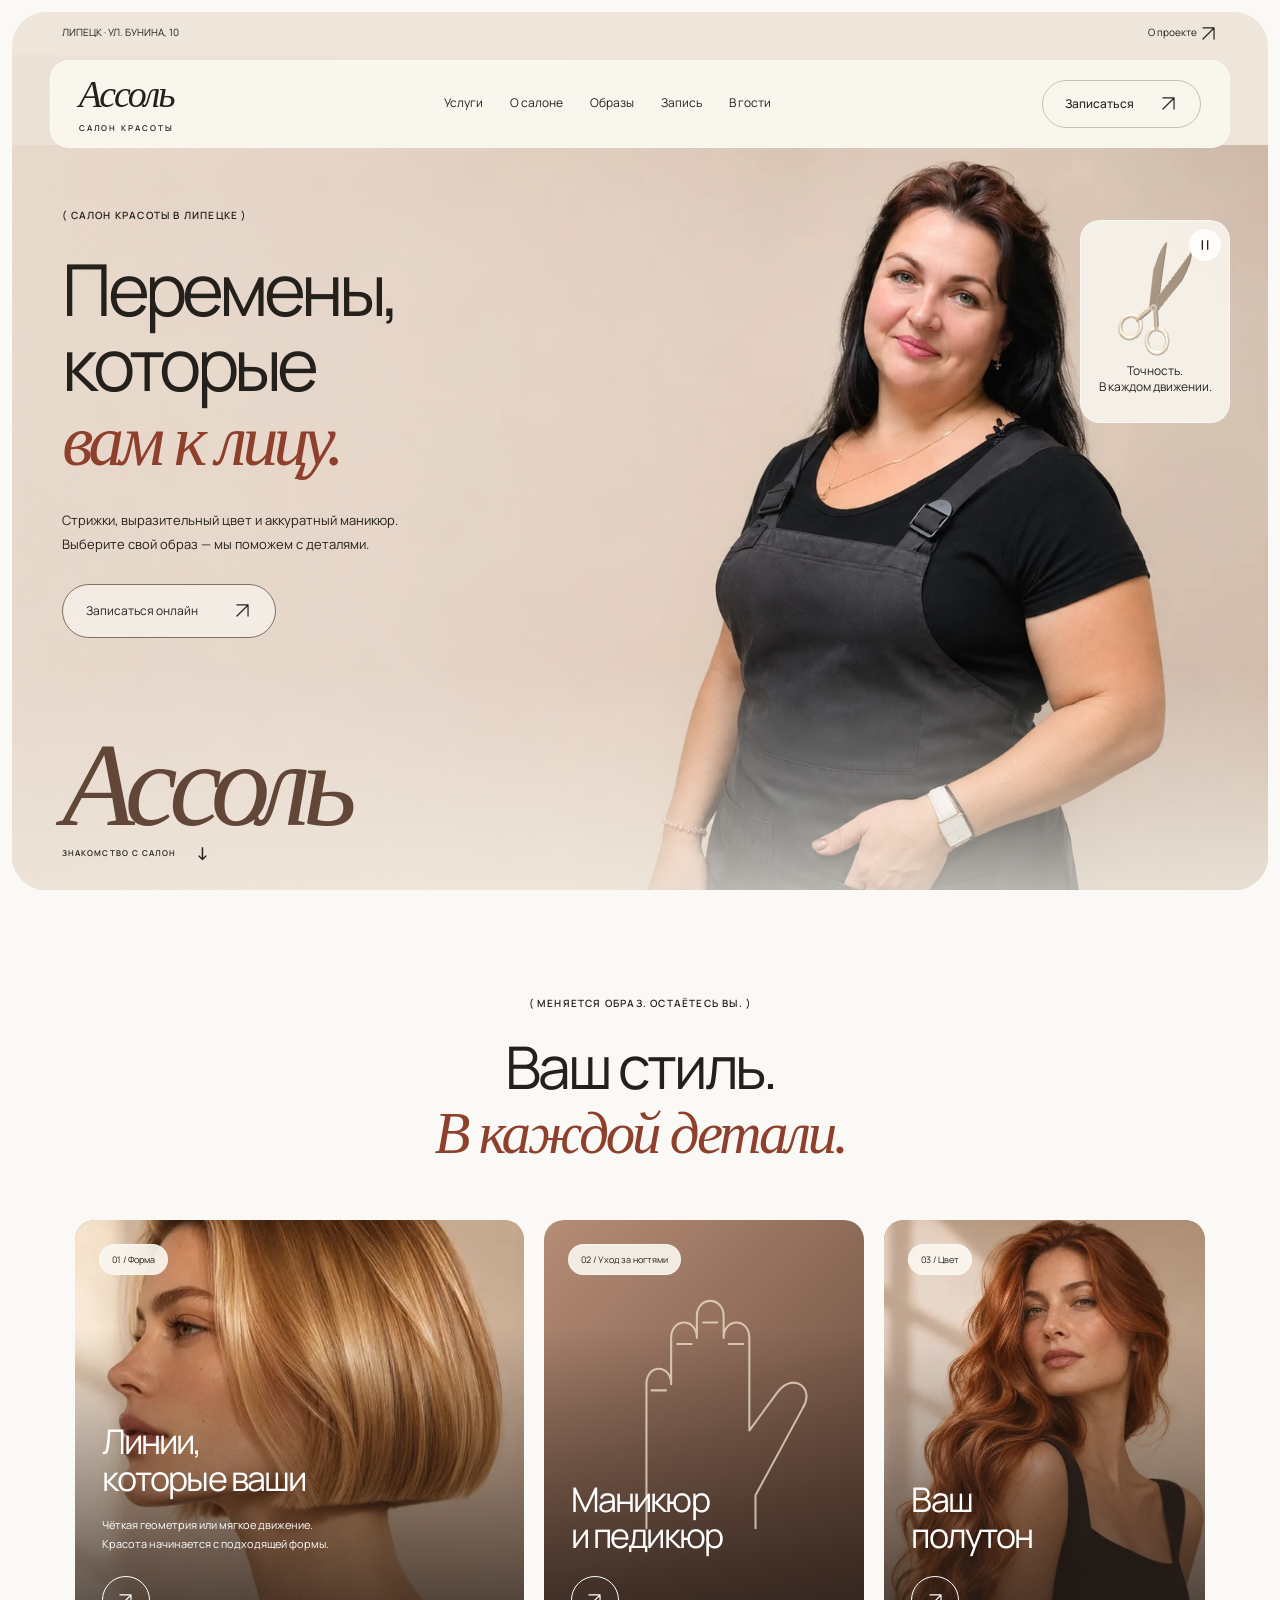
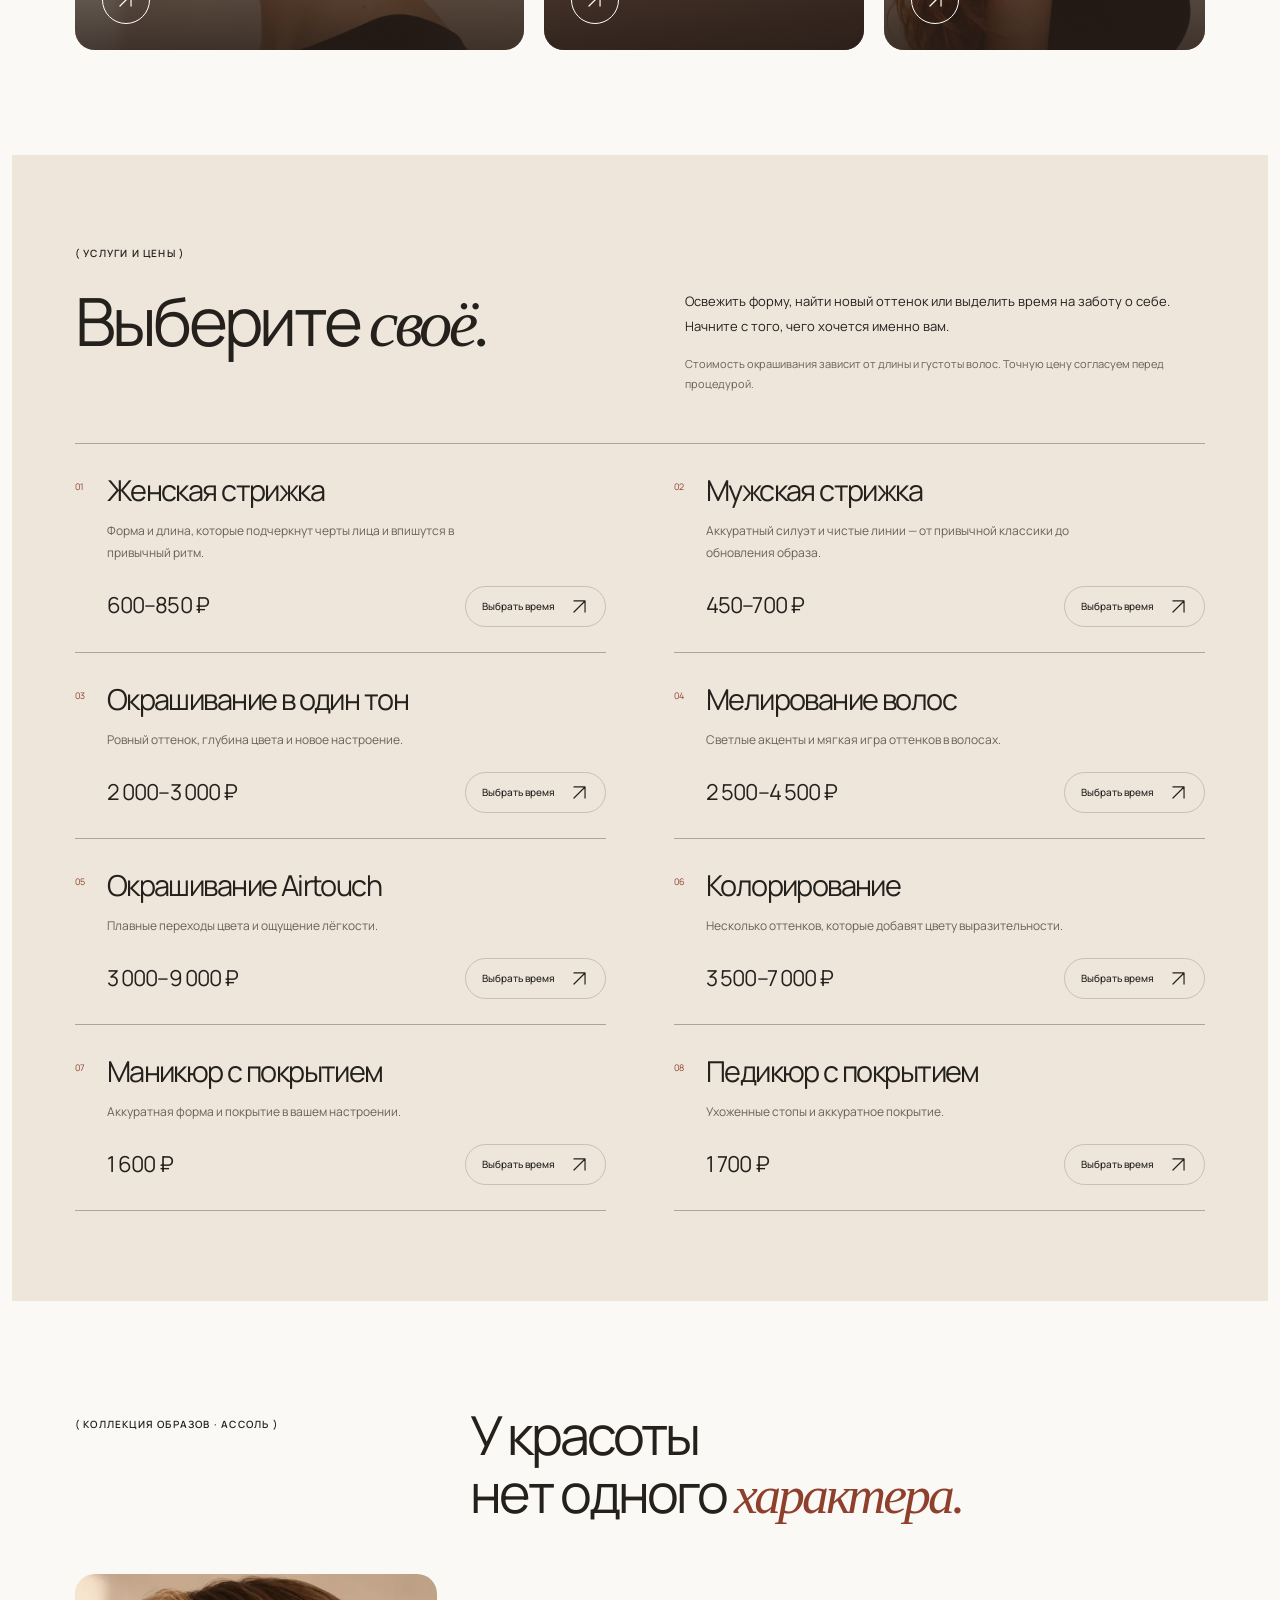
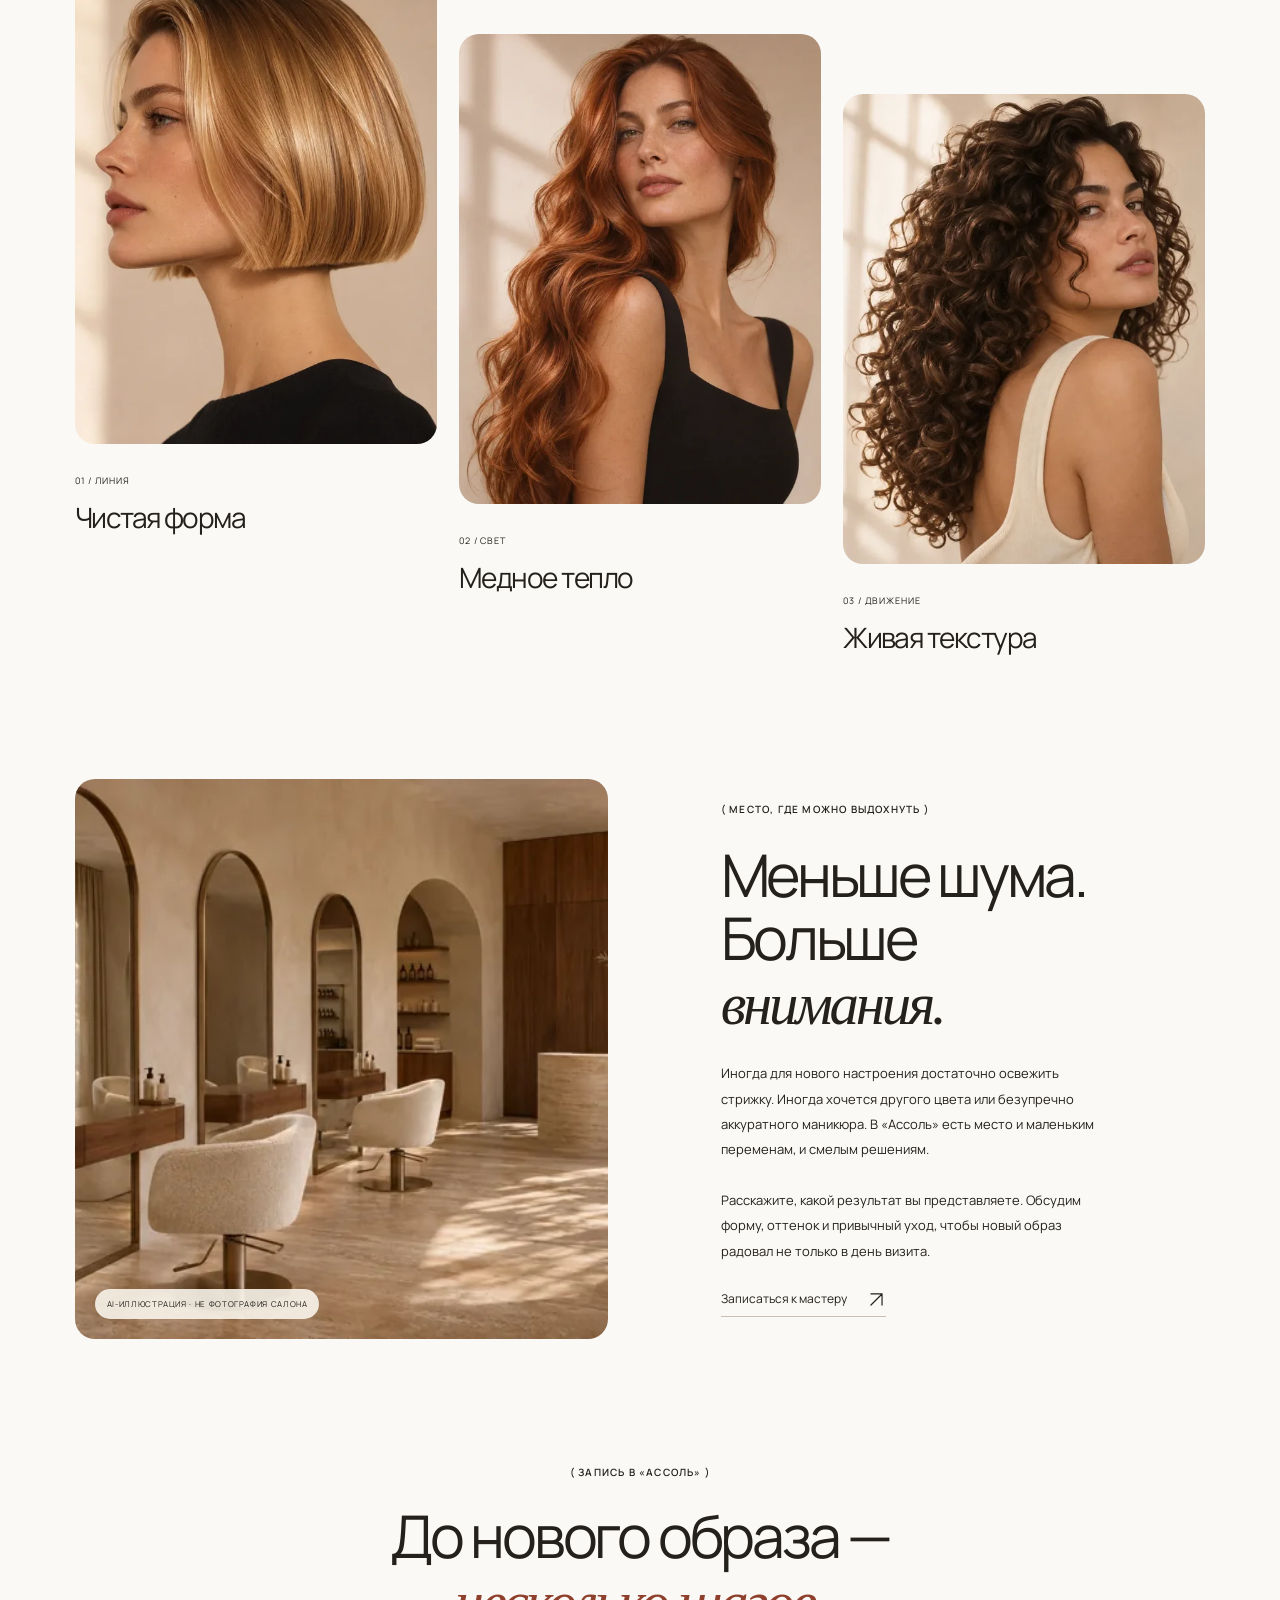
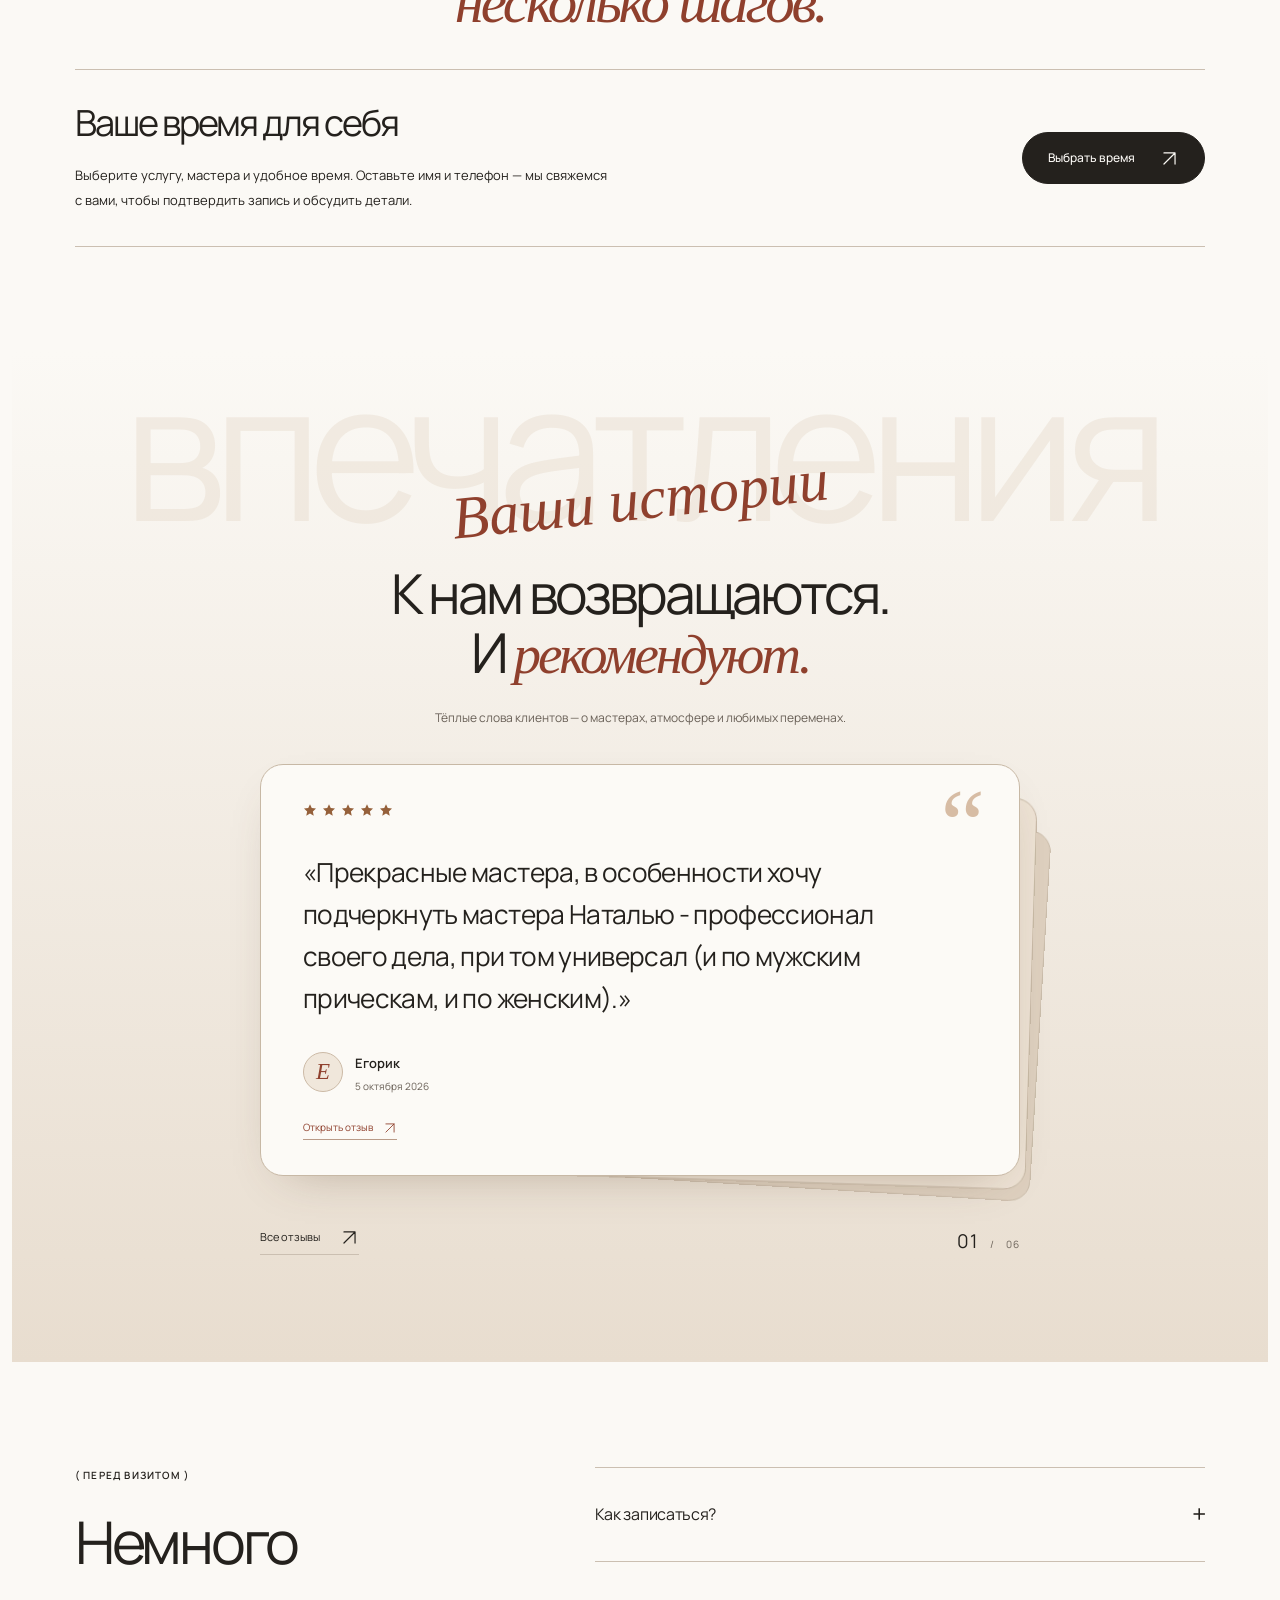
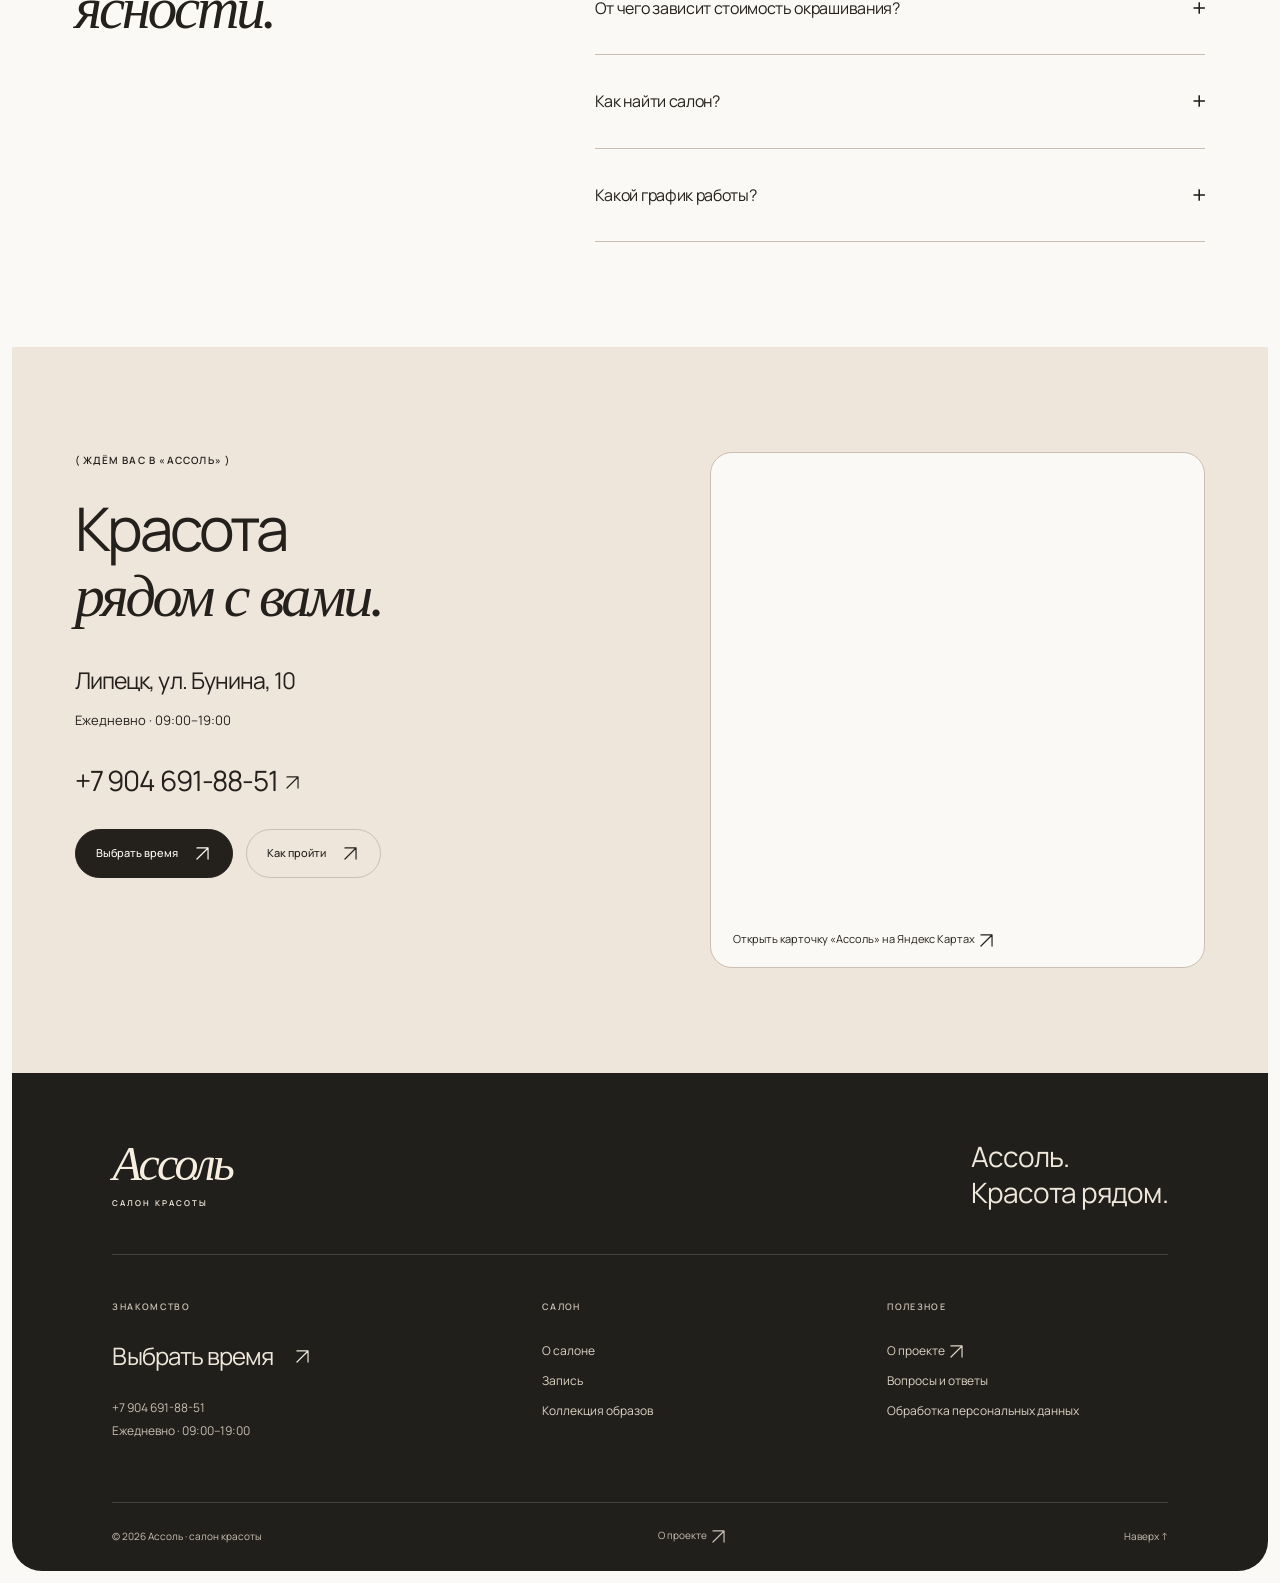
<file: site/index.html>
<!doctype html>
<html lang="ru"><head><meta charset="utf-8"><meta name="viewport" content="width=device-width, initial-scale=1"><meta name="theme-color" content="#eee5db"><meta name="robots" content="noindex, nofollow"><title>Ассоль — салон красоты в Липецке · Бунина, 10</title><meta name="description" content="Салон красоты «Ассоль» в Липецке, ул. Бунина, 10. Стрижки, окрашивание, маникюр и педикюр. Цены, отзывы клиентов, маршрут и онлайн-запись к мастеру."><link rel="canonical" href="https://assol-salon-lipetsk.pithybuffalo1.chatgpt.site/"><meta property="og:type" content="website"><meta property="og:locale" content="ru_RU"><meta property="og:title" content="Ассоль — быть в своём свете"><meta property="og:description" content="Ассоль, Липецк, ул. Бунина, 10. Стрижки, окрашивание, маникюр и педикюр. Ежедневно 09:00–19:00."><meta property="og:url" content="https://assol-salon-lipetsk.pithybuffalo1.chatgpt.site/"><meta property="og:image" content="https://assol-salon-lipetsk.pithybuffalo1.chatgpt.site/assets/og.jpg?v=portrait2"><link rel="icon" href="assets/favicon.svg" type="image/svg+xml"><link rel="preload" href="assets/manrope-0.woff2" as="font" type="font/woff2" crossorigin><style>@font-face {
  font-family: 'Manrope';
  font-style: normal;
  font-weight: 400;
  font-display: swap;
  src: url(assets/manrope-0.woff2) format('woff2');
}
@font-face {
  font-family: 'Manrope';
  font-style: normal;
  font-weight: 500;
  font-display: swap;
  src: url(assets/manrope-1.woff2) format('woff2');
}
@font-face {
  font-family: 'Manrope';
  font-style: normal;
  font-weight: 600;
  font-display: swap;
  src: url(assets/manrope-2.woff2) format('woff2');
}
@font-face {
  font-family: 'Manrope';
  font-style: normal;
  font-weight: 700;
  font-display: swap;
  src: url(assets/manrope-3.woff2) format('woff2');
}
</style><style id="site-styles">:root{--paper:#fbf9f5;--cream:#eee5db;--ink:#24211d;--muted:#696057;--line:#cbbfb1;--rust:#8f402d;--ease:cubic-bezier(.2,.75,.25,1);--radius:20px}
*{box-sizing:border-box}html{scroll-behavior:smooth;scroll-padding-top:35px}body{margin:0;padding:12px;background:var(--paper);color:var(--ink);font:400 15px/1.7 Manrope,Arial,sans-serif}body.dialog-open{overflow:hidden}a{color:inherit;text-decoration:none}button,input,textarea,select{font:inherit}button{border:0;background:none;color:inherit;cursor:pointer}a,button,summary{touch-action:manipulation;-webkit-tap-highlight-color:transparent}img{display:block;max-width:100%}h1,h2,h3,p,figure{margin:0}h1,h2,h3{font-weight:400;line-height:1.08;letter-spacing:-.055em}h2{font-size:clamp(38px,4.6vw,74px)}em{font-family:Georgia,serif;font-weight:400}a:focus-visible,button:focus-visible,summary:focus-visible,input:focus-visible,textarea:focus-visible{outline:2px solid var(--rust);outline-offset:5px}[hidden]{display:none!important}.skip{position:fixed;left:20px;top:-100px;z-index:100;background:white;padding:12px 20px}.skip:focus{top:10px}.arrow{width:19px;height:19px;fill:none;stroke:currentColor;stroke-width:1.5;stroke-linecap:round;stroke-linejoin:round;vertical-align:middle;flex-shrink:0}.section{padding:105px 5%}.eyebrow{font-size:10px;letter-spacing:.12em;font-weight:600;line-height:1.6}.caption{font-size:10px;color:var(--muted);line-height:1.7}.section-heading{text-align:center;margin-bottom:55px}.section-heading .eyebrow{margin-bottom:24px}.pill{display:inline-flex;align-items:center;justify-content:center;gap:25px;padding:15px 25px;border:1px solid var(--line);border-radius:50px;white-space:nowrap;font-size:12px;font-weight:500;transition:background .25s,color .25s,border-color .25s,transform .25s}.pill:hover{background:var(--ink);color:var(--paper);border-color:var(--ink)}.pill.dark{background:var(--ink);color:var(--paper);border-color:var(--ink)}.pill.dark:hover{background:var(--rust);border-color:var(--rust)}.pill:active{transform:translateY(1px)}.round-link{width:48px;height:48px;border:1px solid currentColor;border-radius:50%;display:inline-grid;place-items:center;flex-shrink:0;transition:background .25s,transform .25s}.round-link:hover{background:#ffffff60;transform:translateY(-2px)}.text-link{display:inline-flex;align-items:center;gap:20px;font-size:12px;border-bottom:1px solid var(--line);padding-bottom:7px}.logo{display:block;color:var(--ink);font:italic 38px/1 Georgia,serif;letter-spacing:-.055em}.logo span{display:block;font:600 8px/1.4 Manrope,Arial,sans-serif;letter-spacing:.24em;margin-top:9px}.hero-shell{position:relative;border-radius:34px;overflow:hidden;background:var(--cream)}.topline{display:flex;justify-content:space-between;padding:12px 4%;font-size:10px}.header{position:absolute;top:48px;left:3%;right:3%;z-index:10;height:88px;padding:0 28px;display:flex;align-items:center;justify-content:space-between;gap:20px;border:1px solid #ffffff70;border-radius:19px;background:#fbf8f1de;backdrop-filter:blur(15px)}.nav{display:flex;align-items:center;gap:27px;font-size:12px}.nav a{border-bottom:1px solid transparent;transition:border-color .25s}.nav a:hover{border-color:var(--ink)}.header-cta{padding:13px 22px}.menu-toggle{display:none}.hero{position:relative;isolation:isolate;min-height:810px;height:min(960px,calc(100svh - 65px));overflow:hidden}.hero-photo{position:absolute;top:90px;left:0;width:100%;height:calc(100% - 90px);object-fit:cover;object-position:right top;z-index:-3}.hero-shade{position:absolute;inset:0;z-index:-2;background:linear-gradient(90deg,#e9dfd390,transparent 62%),linear-gradient(0deg,#f8f4ebb3,transparent 27%);pointer-events:none}.hero-copy{padding:152px 4% 100px;width:62%;position:relative;z-index:1}.hero-copy .eyebrow{margin-bottom:29px}.hero h1{font-size:clamp(53px,5.6vw,93px);line-height:1.04;letter-spacing:-.065em}.hero h1 em{color:var(--rust)}.hero-description{font-size:13px;line-height:1.85;max-width:350px;margin-top:29px}.circle-book{display:inline-flex;align-items:center;justify-content:space-between;gap:35px;border:1px solid #7f7062;border-radius:40px;padding:16px 23px;font-size:12px;margin-top:28px;background:#faf6efb3;transition:background .25s,transform .25s}.circle-book:hover{background:var(--paper);transform:translateY(-2px)}.hero-word{position:absolute;left:4%;bottom:45px;color:#624739;font:italic clamp(105px,9.3vw,150px)/1 Georgia,serif;letter-spacing:-.07em;pointer-events:none;white-space:nowrap}.scroll-hint{position:absolute;left:4%;bottom:22px;display:flex;align-items:center;gap:20px;font-size:8px;letter-spacing:.13em;font-weight:600}.scroll-hint span{font-size:18px}.craft{position:absolute;right:3%;top:165px;width:150px;height:203px;background:#f8f4ede3;backdrop-filter:blur(8px);border:1px solid #ffffff80;border-radius:20px;overflow:hidden;text-align:center}.scissors-scene{height:142px;position:relative}.scissors-static{width:100%;height:100%}.scissors-scene canvas{position:absolute;inset:0;display:block;width:100%;height:100%}.craft p{font-size:12px;line-height:1.35}.motion-toggle{position:absolute;right:8px;top:8px;width:32px;height:32px;display:grid;place-items:center;background:#ffffffd9;border-radius:50%}.service-cards{display:grid;grid-template-columns:1.4fr 1fr 1fr;gap:20px}.service-card{height:430px;position:relative;isolation:isolate;overflow:hidden;border-radius:var(--radius);background:#b09680}.service-card>img{position:absolute;inset:0;width:100%;height:100%;object-fit:cover;z-index:-2;transition:transform .9s var(--ease)}.service-card:hover>img{transform:scale(1.035)}.service-card:after{content:'';position:absolute;inset:0;z-index:-1;background:linear-gradient(0deg,#251b16d9,transparent 75%)}.tag{position:absolute;left:24px;top:24px;padding:7px 12px;border-radius:30px;background:#fbf8f0e6;border:1px solid #ffffff70;font-size:9px}.service-card>div{position:absolute;left:27px;right:20px;bottom:26px;color:#fff}.service-card h3{font-size:34px}.service-card p{font-size:11px;line-height:1.8;margin-top:18px;max-width:310px}.service-card .round-link{margin-top:22px}.nail-card{background:linear-gradient(135deg,#b68d76,#5a3f32)}.nail-illustration{position:absolute;right:7%;top:7%;width:77%;height:72%;fill:none;stroke:#efe3ce;stroke-width:2;stroke-linecap:round;stroke-linejoin:round;opacity:.75}.price-section{padding:90px 5%;background:var(--cream)}
.price-intro{display:grid;grid-template-columns:1fr 1fr;column-gap:8%;align-items:start;margin-bottom:48px}
.price-intro .eyebrow{grid-column:1/-1;margin-bottom:24px}
.price-intro h2{font-size:clamp(44px,5.2vw,76px)}
.price-description{max-width:500px;padding-top:4px}
.price-description>p{font-size:13px;line-height:1.9}
.price-description .price-note{font-size:11px;color:var(--muted);margin-top:15px}
.price-rows{display:grid;grid-template-columns:1fr 1fr;column-gap:6%;border-top:1px solid #b2a493}
.price-row{display:grid;grid-template-columns:22px 1fr;gap:12px 10px;padding:30px 0 25px;border-bottom:1px solid #b2a493;align-content:start}
.row-number{font-size:9px;padding-top:5px;color:var(--rust)}
.price-row>div{min-width:0}
.price-row h3{font-size:clamp(24px,2.25vw,33px);line-height:1.18}
.price-row p{font-size:12px;color:var(--muted);line-height:1.85;margin-top:12px;max-width:390px}
.price-action{grid-column:2;display:flex;align-items:center;justify-content:space-between;gap:15px;margin-top:9px}
.price-action strong{font-size:22px;font-weight:400;letter-spacing:-.04em;white-space:nowrap}
.price-action .pill{padding:10px 16px;font-size:10px;gap:15px}
.editorial{padding-top:105px}.editorial-heading{display:flex;justify-content:space-between;align-items:start;padding:0 5%;margin-bottom:50px;gap:45px}.editorial-heading h2{font-size:clamp(37px,4.2vw,64px);width:65%}.editorial-heading .eyebrow{max-width:240px;padding-top:10px}.collection-grid{display:grid;grid-template-columns:repeat(3,1fr);gap:22px;padding:0 5%}.look img{width:100%;height:470px;object-fit:cover;border-radius:var(--radius)}.look:nth-child(2){padding-top:60px}.look:nth-child(3){padding-top:120px}.look figcaption{padding:22px 0}.look figcaption>span{font-size:9px;letter-spacing:.1em}.look h3{font-size:28px;margin-top:10px}.about{display:grid;grid-template-columns:1.1fr 1fr;gap:10%;align-items:center}.about-photo{position:relative}.about-photo img{height:560px;width:100%;object-fit:cover;object-position:40% center;border-radius:var(--radius)}.about-photo>span{position:absolute;left:20px;bottom:20px;font-size:8px;letter-spacing:.08em;background:#fcf8eee0;padding:8px 12px;border-radius:20px}.about-copy .eyebrow{margin-bottom:26px}.about-copy>p:not(.eyebrow){font-size:13px;line-height:1.95;max-width:390px;margin-top:25px}.about-copy .text-link{margin-top:25px}.team-section{padding-top:20px}.salon-booking{display:flex;align-items:center;justify-content:space-between;gap:45px;padding:38px 0;border-top:1px solid var(--line);border-bottom:1px solid var(--line)}.salon-booking h3{font-size:36px}.salon-booking p{font-size:13px;line-height:1.9;max-width:540px;margin-top:20px}.reviews{position:relative;overflow:hidden;background:linear-gradient(#fbf9f5,#e8ddcf);padding-top:105px}.reviews-word{position:absolute;left:50%;top:0;transform:translateX(-50%);color:#ded0bd50;font-size:clamp(80px,15vw,230px);line-height:1;letter-spacing:-.07em;pointer-events:none;white-space:nowrap}.reviews .section-heading{position:relative;margin-bottom:35px}.script{font:italic clamp(35px,4.7vw,65px)/1.4 Georgia,serif;color:var(--rust)}.reviews .script{display:block;transform:rotate(-6deg);margin-bottom:22px}.reviews h2{font-size:clamp(38px,4.3vw,65px)}.review-intro{font-size:12px;line-height:1.8;color:var(--muted);margin:23px auto 0;max-width:510px}.reviews-track{position:relative;max-width:760px;margin:0 auto;min-height:350px;isolation:isolate;outline-offset:12px;touch-action:pan-y}
.review{position:relative;padding:38px 42px 35px;border:1px solid #c7b8a5;border-radius:23px;background:#fcfaf6;display:flex;flex-direction:column;min-height:350px;margin-bottom:16px}
.review:before{content:'“';position:absolute;right:34px;top:10px;font:100px/1 Georgia,serif;color:#d7bca4;pointer-events:none}
.review-stars{display:flex;gap:5px;position:relative}
.review-stars svg{width:14px;height:14px;fill:#95603a}
.review>p{font-size:clamp(20px,2.05vw,27px);line-height:1.6;letter-spacing:-.025em;margin:35px 0 32px;flex:1;max-width:650px;position:relative}
.review-person{font-size:13px;font-weight:600;position:relative;padding-left:52px;min-height:40px}
.review-person:before{content:attr(data-initial);position:absolute;left:0;top:0;display:grid;place-items:center;width:38px;height:38px;border-radius:50%;border:1px solid #cbb9a5;color:var(--rust);font:italic 23px Georgia,serif;background:#f0e7db}
.review-person time{display:block;color:var(--muted);font-size:10px;font-weight:400;margin-top:4px}
.review-source{position:relative;font-size:10px;color:var(--rust);margin-top:24px;align-self:flex-start;border-bottom:1px solid #b99b88;padding-bottom:3px}
.review-source .arrow{width:14px;height:14px;margin-left:8px}
.reviews-ready .review{position:absolute;inset:0 auto auto 0;width:100%;margin:0;opacity:0;pointer-events:none;transform:translate3d(70px,30px,0) scale(.86);transition:opacity .65s var(--ease),transform .85s var(--ease),background-color .85s;transform-origin:50% 55%;z-index:0}
.reviews-ready .review.is-after{opacity:1;transform:translate3d(58px,24px,0) scale(.9) rotate(3.5deg);background:#ded0bf;z-index:1}
.reviews-ready .review.is-next{opacity:1;transform:translate3d(30px,12px,0) scale(.95) rotate(1.8deg);background:#ede2d4;z-index:2}
.reviews-ready .review.is-active{opacity:1;pointer-events:auto;transform:translate3d(0,0,0) scale(1);background:#fcfaf6;box-shadow:0 18px 48px -28px #60472f70;z-index:4}
.reviews-ready .review.is-leaving{opacity:0;transform:translate3d(-65px,-8px,0) scale(1.035) rotate(-2deg);z-index:5}
.review-controls{max-width:760px;margin:49px auto 0;display:flex;align-items:center;justify-content:space-between;gap:22px}
.review-buttons{display:flex;align-items:center;gap:10px}
.review-buttons .round-link{width:42px;height:42px;border-color:#b9a58d}
.review-buttons .round-link:hover{background:var(--paper)}
.review-counter{display:flex;gap:12px;align-items:baseline;font-size:10px;letter-spacing:.08em;color:var(--muted)}
.review-counter b{font-size:19px;font-weight:400;color:var(--ink)}
.review-controls>.text-link{font-size:11px}
.faq{display:grid;grid-template-columns:1fr 1.5fr;gap:10%}.faq .eyebrow{margin-bottom:27px}.faq-list{border-top:1px solid var(--line)}details{border-bottom:1px solid var(--line)}summary{list-style:none;display:flex;align-items:center;justify-content:space-between;gap:20px;cursor:pointer;padding:25px 0;font-size:16px;letter-spacing:-.02em}summary::-webkit-details-marker{display:none}summary span{font-size:25px;transition:transform .25s}details[open] summary span{transform:rotate(45deg)}details p{padding:0 30px 25px 0;font-size:13px;line-height:1.9;color:var(--muted)}details p a{text-decoration:underline;text-underline-offset:3px;color:var(--rust)}.contacts{background:var(--cream);display:grid;grid-template-columns:1.1fr 1fr;gap:8%}.contact-copy .eyebrow{margin-bottom:28px}.contact-copy h2{font-size:clamp(38px,4.7vw,72px)}address{font-style:normal}.salon-address{font-size:23px;letter-spacing:-.04em;margin-top:32px}.salon-hours{font-size:13px;margin-top:9px}.contact-phone{font-size:28px;letter-spacing:-.04em;display:inline-block;margin:25px 0}.contact-actions{display:flex;align-items:center;flex-wrap:wrap;gap:13px}.contact-actions .pill{font-size:11px;padding:14px 20px;gap:15px}.yandex-map{border:1px solid var(--line);border-radius:22px;overflow:hidden;background:var(--paper);align-self:center}.yandex-map iframe{width:100%;height:460px;border:0;display:block}.yandex-map>a{display:block;font-size:11px;line-height:1.7;padding:17px 22px}.footer{background:#211f1b;color:#eee7db;border-radius:0 0 30px 30px;padding:65px 8% 25px}.footer-top{display:flex;align-items:center;justify-content:space-between;gap:35px;border-bottom:1px solid #ffffff28;padding-bottom:43px}.footer .logo{color:#f6eee1;font-size:48px}.footer .logo span{font-size:8px}.footer-top>p{font-size:28px;letter-spacing:-.035em;line-height:1.3}.footer-columns{display:grid;grid-template-columns:1.3fr 1fr 1fr;gap:65px;padding:45px 0 60px}.footer-columns .eyebrow{font-size:9px;letter-spacing:.15em;color:#c9c0b3;margin-bottom:22px}.footer-book{font-size:24px;letter-spacing:-.04em;padding:0;text-align:left;display:inline-flex;align-items:center;gap:20px}.footer-columns>div>p:not(.eyebrow){color:#c9c0b3;font-size:12px;line-height:1.9;margin-top:20px}.footer-columns a:not(.footer-book){display:block;font-size:12px;line-height:2.5;color:#ddd4c6}.footer-bottom{border-top:1px solid #ffffff28;padding-top:24px;display:flex;align-items:center;justify-content:space-between;gap:20px;font-size:10px;color:#c9c0b3}.mobile-book{display:none}.reveal{opacity:1}.reveal-pending{opacity:0;transform:translateY(20px);transition:opacity .8s var(--ease),transform .9s var(--ease);transition-delay:var(--reveal-delay,0ms)}.reveal-pending.in-view{opacity:1;transform:none}
/* Appointment request */
.sr-only{position:absolute;width:1px;height:1px;margin:-1px;padding:0;overflow:hidden;clip:rect(0,0,0,0);white-space:nowrap;border:0}dialog{border:1px solid var(--line);border-radius:24px;padding:30px 34px 24px;background:var(--paper);color:var(--ink);width:min(650px,calc(100% - 32px));height:min(820px,calc(100dvh - 32px));max-height:calc(100dvh - 32px);overflow:hidden;box-shadow:0 30px 100px #21181140;overscroll-behavior:contain}dialog::backdrop{background:#201b16a6;backdrop-filter:blur(7px)}.booking-head{display:flex;justify-content:space-between;align-items:center}.booking-brand{font:italic 34px/1 Georgia,serif;letter-spacing:-.05em}.dialog-close{width:40px;height:40px;border:1px solid var(--line);border-radius:50%;display:grid;place-items:center}.dialog-close svg{width:20px;height:20px;stroke:currentColor;stroke-width:1.5;fill:none}.booking-caption{font-size:11px;line-height:1.7;color:var(--muted);margin-top:16px}.booking-progress{list-style:none;padding:16px 0 0;margin:23px 0 30px;border-top:1px solid var(--line);display:flex;justify-content:space-between;gap:12px;font-size:9px;color:var(--muted)}.booking-progress .current{color:var(--rust);font-weight:700}.booking-progress .done{color:#42604b}#booking-content h2{font-size:39px;margin-bottom:15px;outline:none}#booking-content h2:focus-visible{outline:2px solid var(--rust);outline-offset:5px}.booking-lead{font-size:12px;color:var(--muted);line-height:1.8;margin-bottom:24px}.booking-options{border:0;min-width:0;padding:0;margin:0;display:grid;gap:10px}.booking-option{border:1px solid var(--line);border-radius:12px;display:flex;align-items:center;gap:13px;padding:16px;cursor:pointer;transition:border-color .2s,background .2s}.booking-option.selected{border-color:var(--rust);background:#efe3d6}.booking-option:hover{background:#f1e9de}.booking-option:focus-within{outline:2px solid var(--rust);outline-offset:3px}.booking-option input{width:16px;height:16px;margin:0;accent-color:var(--rust);flex-shrink:0}.booking-option>span{flex:1;min-width:0}.booking-option strong{display:block;font-size:13px;font-weight:500}.booking-option small{display:block;font-size:10px;line-height:1.6;color:var(--muted);margin-top:4px}.booking-option b{font-size:12px;font-weight:500;white-space:nowrap}.booking-controls{display:flex;align-items:center;justify-content:space-between;gap:18px;margin-top:27px}.booking-back{font-size:12px;padding:8px 0;border-bottom:1px solid var(--line)}.booking-next{margin-left:auto}.booking-next:disabled{opacity:.45;cursor:not-allowed}.booking-message{min-height:18px;color:#8d3028;font-size:11px;line-height:1.7;margin-top:12px}.booking-availability{border-left:2px solid var(--rust);padding:9px 12px;background:#eee5db;margin-top:18px;font-size:11px;line-height:1.8}.booking-field{display:block;margin-bottom:20px;font-size:12px;font-weight:500}.booking-field input,.booking-field textarea{display:block;width:100%;margin-top:8px;border:1px solid var(--line);background:#fffdf9;border-radius:9px;padding:13px 14px;font-size:14px;color:var(--ink)}.booking-field textarea{resize:vertical;min-height:80px}.booking-field input[aria-invalid=true]{border-color:#9c3325}.field-error{display:block;color:#9c3325;font-size:10px;font-weight:400;margin-top:6px;min-height:0}.booking-times{display:grid;grid-template-columns:repeat(4,1fr);gap:10px;border:0;padding:0;margin:25px 0 0}.booking-times legend{font-size:12px;font-weight:500;margin-bottom:12px}.booking-times .booking-option{padding:12px;gap:7px;justify-content:center}.booking-times .booking-option strong{font-size:12px}.booking-times .booking-option>span{flex:0}.booking-date-hint{font-size:10px;color:var(--muted);margin:14px 0 0;line-height:1.8}.booking-recap{background:#eee6db;border-radius:12px;padding:16px 18px;margin:0 0 25px;display:grid;gap:7px;font-size:11px;line-height:1.8}.booking-recap b{font-weight:500}.booking-recap p{display:flex;justify-content:space-between;gap:18px}.booking-recap span{color:var(--muted)}.booking-consent{display:flex;align-items:flex-start;gap:10px;font-size:10px;line-height:1.9;color:var(--muted);margin-top:10px}.booking-consent input{width:17px;height:17px;margin:3px 0 0;flex-shrink:0;accent-color:var(--rust)}.booking-consent a{text-decoration:underline;text-underline-offset:3px}.booking-small{font-size:10px;line-height:1.8;color:var(--muted);margin-top:17px}.booking-success{text-align:center;padding:25px 0}.booking-success>svg{width:58px;height:58px;stroke:var(--rust);stroke-width:1.2;fill:none;margin-bottom:25px}.booking-success>p{font-size:13px;line-height:1.9;max-width:370px;margin:23px auto}.booking-success .pill{margin-top:10px}.booking-trap{position:absolute;left:-9999px;width:1px;height:1px;overflow:hidden}.privacy-page{max-width:850px;margin:auto;padding:65px 24px}.privacy-page h1{font-size:clamp(33px,5vw,60px);margin:35px 0}.privacy-page h2{font-size:26px;margin:35px 0 15px}.privacy-page p,.privacy-page li{font-size:14px;line-height:1.9}.privacy-page a{text-decoration:underline;text-underline-offset:3px}
@media(min-width:1700px){body{max-width:1900px;margin:auto}.hero{min-height:930px}.hero-copy{padding-top:170px}.hero-description{font-size:15px}}
@media(max-width:1100px){.header{padding:0 20px;gap:17px}.nav{gap:18px;font-size:11px}.header-cta{padding:12px 18px;gap:15px}.hero{min-height:760px}.hero-copy{width:68%;padding-top:155px}.hero h1{font-size:65px}.craft{width:125px;height:180px;top:155px}.scissors-scene{height:120px}.craft p{font-size:11px}.hero-word{font-size:115px}.service-card{height:370px}.service-card h3{font-size:29px}.service-card>div{left:22px}.look img{height:370px}.look:nth-child(2){padding-top:40px}.look:nth-child(3){padding-top:80px}.about-photo img{height:480px}.footer-columns{gap:35px}.footer-book{font-size:21px}.contact-phone{font-size:24px}.yandex-map iframe{height:420px}}
@media(max-width:800px){.section{padding:80px 4%}.header{height:78px;padding:0 20px}.logo{font-size:32px}.nav{gap:14px;font-size:10px}.nav a:nth-child(3){display:none}.header-cta{font-size:11px;padding:11px 16px;gap:12px}.hero{min-height:720px}.hero-copy{width:70%;padding-top:140px}.hero h1{font-size:54px}.hero-description{font-size:12px;max-width:300px;margin-top:25px}.craft{top:145px;width:105px;height:158px}.scissors-scene{height:103px}.craft p{font-size:10px}.hero-word{font-size:104px;bottom:43px}.circle-book{padding:14px 19px;margin-top:25px;font-size:11px}.section-heading{margin-bottom:37px}.section-heading h2{font-size:45px}.service-cards{gap:13px;grid-template-columns:1.15fr 1fr 1fr}.service-card{height:325px}.service-card h3{font-size:25px}.service-card p{display:none}.service-card>div{left:18px;bottom:22px}.service-card .tag{left:15px;top:15px;font-size:8px}.editorial-heading{display:block;padding:0 4%;margin-bottom:35px}.editorial-heading h2{width:auto;margin-top:24px;font-size:43px}.collection-grid{padding:0 4%;gap:14px}.look img{height:300px}.look h3{font-size:22px}.look:nth-child(2){padding-top:30px}.look:nth-child(3){padding-top:60px}.about{gap:7%}.about-photo img{height:400px}.about-copy h2{font-size:45px}.about-copy>p:not(.eyebrow){font-size:12px}.about-copy .eyebrow{font-size:8px}.salon-booking{gap:28px}.salon-booking h3{font-size:30px}.salon-booking p{font-size:12px}.salon-booking .pill{padding:13px 18px;font-size:11px;gap:15px}.reviews{padding-top:85px}.reviews h2{font-size:45px}.faq{gap:6%;grid-template-columns:1fr 1.5fr}.faq h2{font-size:43px}summary{font-size:14px}.contacts{gap:5%}.contact-copy h2{font-size:43px}.contact-copy .eyebrow{font-size:8px}.salon-address{font-size:20px}.contact-phone{font-size:23px}.contact-actions .pill{padding:13px 17px;font-size:10px}.yandex-map iframe{height:370px}.footer{padding-left:5%;padding-right:5%}.footer .logo{font-size:42px}.footer-top>p{font-size:24px}.footer-book{font-size:20px}.footer-columns{gap:28px}}
@media(max-width:600px){body{padding:6px 6px 84px}.hero-shell{border-radius:27px}.topline{display:none}.header{top:0;left:0;right:0;height:100px;padding:20px 24px;background:none;backdrop-filter:none;border:0;border-radius:0}.logo{font-size:39px}.logo span{font-size:7px;margin-top:8px}.header-cta{display:none}.menu-toggle{display:flex;flex-direction:column;justify-content:center;gap:6px;width:46px;height:46px;border:1px solid #8e8173;border-radius:50%;padding:12px;background:#fbf5e7c9;z-index:2}.menu-toggle span{width:20px;height:1px;background:var(--ink);transition:transform .25s}.menu-toggle[aria-expanded=true] span:first-child{transform:translateY(3.5px) rotate(45deg)}.menu-toggle[aria-expanded=true] span:last-child{transform:translateY(-3.5px) rotate(-45deg)}.nav{position:absolute;top:86px;left:14px;right:14px;display:none;background:var(--paper);padding:24px;border:1px solid var(--line);border-radius:18px;box-shadow:0 10px 35px #352b1c15;font-size:16px;line-height:2.4}.nav.is-open{display:flex;flex-direction:column;align-items:flex-start;gap:4px}.nav a:nth-child(3){display:block}.hero{height:auto;min-height:0;padding:535px 0 30px}.hero-photo{top:0;height:580px;object-position:center top}.hero-shade{inset:0 0 auto;height:610px;background:linear-gradient(0deg,var(--paper),var(--paper) 8%,transparent 26%)}.hero-copy{width:100%;padding:10px 24px 15px}.hero-copy .eyebrow{font-size:8px;margin-bottom:22px}.hero h1{font-size:clamp(42px,11vw,60px);line-height:1.05}.hero-description{font-size:12px;line-height:1.9;margin-top:24px;max-width:360px}.hero-description br{display:none}.hero-word{top:390px;left:50%;bottom:auto;transform:translateX(-50%);font-size:clamp(83px,23vw,115px);color:#fbf4e7;text-shadow:0 2px 18px #281a1055;line-height:1}.circle-book{margin-top:25px;max-width:280px;padding:16px 20px;font-size:12px}.craft,.scroll-hint{display:none}.section{padding:65px 20px}.section-heading{margin-bottom:33px}.section-heading .eyebrow{font-size:8px;margin-bottom:20px}.section-heading h2{font-size:36px}.service-cards{grid-template-columns:1fr;gap:16px}.service-card{height:355px}.service-card h3{font-size:35px}.service-card p{display:block;font-size:11px;max-width:270px}.service-card>div{left:24px;bottom:25px}.service-card .tag{left:23px;top:20px;font-size:9px}.service-card:nth-child(2),.service-card:nth-child(3){height:305px}.service-card>img{object-position:center 30%}.editorial{padding-top:65px}.editorial-heading{padding:0 20px;margin-bottom:30px}.editorial-heading .eyebrow{font-size:8px}.editorial-heading h2{font-size:35px;margin-top:20px}.collection-grid{display:block;padding:0 20px}.look img{height:430px}.look:nth-child(2),.look:nth-child(3){padding-top:13px}.look figcaption{padding:18px 0 25px}.look h3{font-size:28px}.about{grid-template-columns:1fr;gap:35px}.about-photo img{height:355px}.about-photo>span{left:14px;bottom:15px;font-size:7px;padding:7px 10px}.about-copy h2{font-size:47px}.about-copy .eyebrow{font-size:8px;margin-bottom:21px}.about-copy>p:not(.eyebrow){font-size:12px;margin-top:22px}.team-section{padding-top:15px}.salon-booking{display:block;padding:27px 0}.salon-booking h3{font-size:31px}.salon-booking p{font-size:12px;margin-top:18px}.salon-booking .pill{margin-top:24px}.reviews{padding-top:70px}.reviews-word{font-size:73px;top:10px}.reviews .script{font-size:42px;margin-bottom:20px}.reviews h2{font-size:35px}.review-intro{font-size:11px;line-height:1.8;margin-top:20px}.reviews .section-heading{margin-bottom:28px}.faq{display:block}.faq .eyebrow{font-size:8px;margin-bottom:18px}.faq h2{font-size:42px}.faq-list{margin-top:32px}summary{font-size:14px;padding:22px 0}details p{font-size:12px;padding:0 15px 22px 0}.contacts{display:block}.contact-copy .eyebrow{font-size:8px;margin-bottom:22px}.contact-copy h2{font-size:clamp(32px,8.8vw,45px)}.salon-address{font-size:23px;margin-top:25px}.salon-hours{font-size:12px}.contact-phone{font-size:26px;margin:22px 0}.contact-actions .pill{padding:14px 17px;font-size:11px;gap:14px}.yandex-map{margin-top:35px}.yandex-map iframe{height:350px}.yandex-map>a{font-size:10px;padding:15px 18px}.footer{padding:40px 22px 25px;border-radius:0 0 24px 24px}.footer-top{align-items:flex-start;gap:25px;padding-bottom:29px}.footer .logo{font-size:37px}.footer .logo span{font-size:6px}.footer-top>p{font-size:19px;max-width:150px}.footer-columns{grid-template-columns:1fr;gap:29px;padding:29px 0}.footer-columns .eyebrow{margin-bottom:13px}.footer-book{font-size:25px}.footer-columns>div>p:not(.eyebrow){font-size:11px;margin-top:12px}.footer-columns a:not(.footer-book){font-size:11px;line-height:2.4}.footer-bottom{font-size:8px;gap:16px;flex-wrap:wrap}.footer-bottom>a:nth-child(2){max-width:130px}.mobile-book{position:fixed;z-index:30;left:16px;right:16px;bottom:max(12px,env(safe-area-inset-bottom));padding:17px 22px;display:flex;align-items:center;justify-content:space-between;border-radius:40px;background:#24211d;color:#fff8eb;box-shadow:0 5px 25px #221c1830;font-size:12px}.mobile-book .arrow{width:21px;height:21px}dialog{padding:23px 21px 20px;width:calc(100% - 20px);height:calc(100dvh - 20px);max-height:calc(100dvh - 20px);border-radius:20px}.booking-brand{font-size:31px}.booking-caption{font-size:10px;max-width:260px}.booking-progress{font-size:8px;gap:8px;margin:21px 0 27px;padding-top:14px}#booking-content h2{font-size:33px}.booking-lead{font-size:11px;margin-bottom:21px}.booking-option{padding:14px 12px;gap:10px}.booking-option strong{font-size:12px}.booking-option small{font-size:10px}.booking-option b{font-size:11px}.booking-controls{gap:13px;margin-top:23px}.booking-controls .pill{padding:13px 18px;font-size:11px;gap:12px}.booking-back{font-size:11px}.booking-availability{font-size:10px}.booking-times{grid-template-columns:repeat(3,1fr);gap:8px}.booking-times .booking-option{padding:11px 8px;gap:7px}.booking-times .booking-option strong{font-size:11px}.booking-field input,.booking-field textarea{font-size:16px;padding:12px}.booking-recap{font-size:10px;padding:14px;margin-bottom:23px}.booking-success>p{font-size:12px}.privacy-page{padding:40px 24px}.privacy-page h1{font-size:36px}}
@media(prefers-reduced-motion:reduce){html{scroll-behavior:auto}*,*:before,*:after{animation:none!important;transition:none!important;scroll-behavior:auto!important}.reveal-pending{opacity:1;transform:none}.reviews-ready .reviews-ready .review.is-active{opacity:1}}
/* Keep the form actions reachable while long steps scroll. */

dialog[open]{display:flex;flex-direction:column}
.booking-head,.booking-caption,.booking-progress,.booking-availability,.booking-controls,.booking-message{flex:0 0 auto}
.booking-caption{margin-top:11px}
.booking-progress{margin:18px 0 19px;padding-top:13px}
.booking-availability{font-size:10px;line-height:1.6;margin-top:13px;padding:8px 11px}
#booking-content{overflow-y:auto;overflow-x:hidden;min-height:0;flex:1 1 auto;overscroll-behavior:contain;scrollbar-width:thin;scrollbar-color:#b8a58f transparent;padding:6px 6px 12px;margin:0 -6px;scroll-padding:10px}
.booking-controls{margin-top:16px;padding-top:15px;border-top:1px solid var(--line)}
.booking-message{margin-bottom:0;min-height:0}
.booking-message:empty{display:none}
.booking-option{min-height:55px;background:#fffdf9}
.booking-option.selected{background:#ede0d0;box-shadow:inset 3px 0 0 var(--rust)}
.booking-option:has(input:checked){border-color:var(--rust);background:#ede0d0}
.booking-field input[type=date]{min-width:0;min-height:48px;appearance:none}
.booking-recap p{flex-wrap:wrap;gap:4px 15px}
.booking-recap b{overflow-wrap:anywhere}
@media(max-width:1100px){.price-rows{column-gap:4%}.price-row h3{font-size:27px}.price-action{flex-wrap:wrap;gap:12px}.price-action strong{font-size:21px}.reviews-track,.review-controls{max-width:690px}}
@media(max-width:800px){.price-section{padding:75px 4%}.price-intro{column-gap:6%;margin-bottom:32px}.price-intro h2{font-size:50px}.price-description>p{font-size:12px}.price-row{grid-template-columns:18px 1fr;padding:24px 0}.price-row h3{font-size:25px}.price-row p{font-size:11px}.price-action .pill{padding:9px 12px}.price-action strong{font-size:20px}.reviews-track,.review-controls{max-width:calc(100% - 36px)}.review{padding:32px}.review>p{font-size:23px}}
@media(max-width:600px){.price-section{padding:60px 22px}.price-intro{display:block;margin-bottom:30px}.price-intro .eyebrow{font-size:8px;margin-bottom:20px}.price-intro h2{font-size:43px}.price-description{padding-top:20px}.price-description>p{font-size:12px}.price-description .price-note{font-size:10px;margin-top:12px}.price-rows{grid-template-columns:1fr}.price-row{padding:24px 0;grid-template-columns:19px 1fr}.price-row h3{font-size:28px}.price-row p{font-size:11px;max-width:340px}.price-action{flex-wrap:nowrap;gap:10px;margin-top:7px}.price-action strong{font-size:20px}.price-action .pill{padding:10px 12px;font-size:10px;gap:10px}.row-number{font-size:8px}.reviews-track,.review-controls{max-width:calc(100% - 16px)}.review{padding:29px 25px 27px;border-radius:19px;min-height:380px}.review:before{right:23px;top:12px;font-size:83px}.review>p{font-size:19px;line-height:1.65;margin:30px 0}.review-person{font-size:12px}.review-source{font-size:10px;margin-top:24px}.reviews-ready .review.is-next{transform:translate3d(15px,12px,0) scale(.96) rotate(1.5deg)}.reviews-ready .review.is-after{transform:translate3d(28px,24px,0) scale(.92) rotate(3deg)}.reviews-ready .review.is-leaving{transform:translate3d(-30px,-6px,0) scale(1.025) rotate(-1.5deg)}.review-controls{gap:12px;margin-top:44px;flex-wrap:nowrap}.review-buttons{gap:7px}.review-buttons .round-link{width:37px;height:37px}.review-controls>.text-link{font-size:10px;gap:7px}.review-counter{gap:7px;font-size:9px}.review-counter b{font-size:17px}.booking-caption{display:none}.booking-progress{font-size:9px;margin:15px 0 16px;padding-top:12px}.booking-controls{margin-top:12px;padding-top:12px}.booking-head{min-height:40px}.booking-availability{font-size:9px;margin-top:13px;padding:7px 10px;line-height:1.6}#booking-content h2{font-size:31px}.booking-lead{font-size:11px;margin-bottom:19px}.booking-option{padding:14px 11px;min-height:53px}.booking-option b{font-size:10px}.booking-option strong{font-size:12px}.booking-recap{margin-bottom:22px}.booking-message{font-size:10px;margin-top:8px}}
@media(max-height:650px){dialog{padding-top:17px;padding-bottom:16px}.booking-caption{display:none}.booking-brand{font-size:28px}.booking-progress{margin:12px 0}.booking-head{min-height:32px}.dialog-close{width:34px;height:34px}.booking-availability{margin-top:10px}.booking-controls{margin-top:8px;padding-top:10px}.booking-controls .pill{padding-top:10px;padding-bottom:10px}}
@media(prefers-reduced-motion:reduce){.reviews-ready .review{transition:none!important}.reviews-ready .review.is-leaving{opacity:0}.reveal-pending{opacity:1;transform:none}}
.section-heading h2 em{color:var(--rust)}.team-section .section-heading{margin-bottom:35px}.salon-booking{padding:34px 0}.editorial-heading h2 em{color:var(--rust)}.look img{transition:transform .7s var(--ease)}@media(hover:hover) and (prefers-reduced-motion:no-preference){.look:hover img{transform:translateY(-5px)}}@media(max-width:600px){.look img{height:auto;aspect-ratio:4/5;object-fit:cover}.team-section .section-heading{margin-bottom:25px}.salon-booking{padding:26px 0}}
</style><script src="app.js?v=refine2" defer></script><script src="reviews.js?v=autoplay-20261111" defer></script><script type="application/ld+json">{"@context": "https://schema.org", "@type": "HairSalon", "name": "Ассоль", "telephone": "+79046918851", "address": {"@type": "PostalAddress", "streetAddress": "ул. Бунина, 10", "addressLocality": "Липецк", "addressCountry": "RU"}, "geo": {"@type": "GeoCoordinates", "latitude": 52.582131, "longitude": 39.51928}, "openingHours": "Mo-Su 09:00-19:00", "hasMap": "https://yandex.ru/maps/org/assol/1209085669/", "url": "https://assol-salon-lipetsk.pithybuffalo1.chatgpt.site/"}</script><script src="booking.js?v=refine2" defer></script></head><body id="top"><a class="skip" href="#main">Перейти к содержанию</a><main id="main"><div class="hero-shell"><div class="topline"><span>ЛИПЕЦК · УЛ. БУНИНА, 10</span><a href="case.html">О проекте <svg class="arrow" viewbox="0 0 24 24" aria-hidden="true"><path d="M5 19 19 5M5 5h14v14"></path></svg></a></div><header class="header"><a class="logo" href="#top">Ассоль<span>САЛОН КРАСОТЫ</span></a><nav class="nav" id="navigation" aria-label="Основное меню"><a href="#services">Услуги</a><a href="#about">О салоне</a><a href="#inspiration">Образы</a><a href="#team">Запись</a><a href="#contacts">В гости</a></nav><button class="pill header-cta" type="button" data-book="">Записаться <svg class="arrow" viewbox="0 0 24 24" aria-hidden="true"><path d="M5 19 19 5M5 5h14v14"></path></svg></button><button class="menu-toggle" aria-expanded="false" aria-controls="navigation" aria-label="Открыть меню"><span></span><span></span></button></header><section class="hero" aria-labelledby="hero-title"><picture><source media="(max-width: 640px)" srcset="assets/hero-mobile.webp?v=portrait2"><img class="hero-photo" src="assets/hero.webp?v=portrait2" width="1672" height="941" alt="Обработанный портрет женщины с тёмными волосами в чёрном парикмахерском фартуке" fetchpriority="high"></source></picture><div class="hero-shade"></div><div class="hero-copy"><p class="eyebrow">( САЛОН КРАСОТЫ В ЛИПЕЦКЕ )</p><h1 id="hero-title">Перемены,<br>которые<br><em>вам к лицу.</em></h1><p class="hero-description">Стрижки, выразительный цвет и аккуратный маникюр.<br>Выберите свой образ — мы поможем с деталями.</p><button class="circle-book" type="button" data-book=""><span>Записаться онлайн</span><svg class="arrow" viewbox="0 0 24 24" aria-hidden="true"><path d="M5 19 19 5M5 5h14v14"></path></svg></button></div><div class="craft" id="craft"><div class="scissors-scene" id="scissors-scene" aria-hidden="true"><svg class="scissors-static" viewbox="0 0 220 190"><defs><lineargradient id="steel"><stop stop-color="#fff"></stop><stop offset=".4" stop-color="#6c655c"></stop><stop offset=".6" stop-color="#e8e1d8"></stop><stop offset="1" stop-color="#8d8173"></stop></lineargradient></defs><g transform="translate(110 88) rotate(-25)" fill="none" stroke="url(#steel)" stroke-width="8"><ellipse cx="-27" cy="49" rx="18" ry="25"></ellipse><ellipse cx="27" cy="49" rx="18" ry="25"></ellipse><path d="m-14 31 43-89-19 68M14 31l-43-89 19 68"></path><circle r="6" fill="#ddd1bd" stroke-width="2"></circle></g></svg></div><p>Точность.<br>В каждом движении.</p><button class="motion-toggle" id="motion-toggle" aria-label="Приостановить 3D-анимацию" aria-pressed="false" hidden><svg viewbox="0 0 24 24" width="16" height="16" aria-hidden="true"><path d="M8 5v14M16 5v14" stroke="currentColor" stroke-width="2"></path></svg></button></div><div class="hero-word" aria-hidden="true">Ассоль</div><a class="scroll-hint" href="#services">ЗНАКОМСТВО С САЛОН <span>↓</span></a></section></div>
<section class="section services" id="services"><div class="section-heading reveal"><p class="eyebrow">( МЕНЯЕТСЯ ОБРАЗ. ОСТАЁТЕСЬ ВЫ. )</p><h2>Ваш стиль.<br><em>В каждой детали.</em></h2></div><div class="service-cards"><article class="service-card wide reveal"><img srcset="assets/look-bob-400.webp 400w, assets/look-bob-600.webp 600w, assets/look-bob.webp 800w" sizes="(max-width: 600px) calc(100vw - 52px), 32vw" src="assets/look-bob.webp" width="800" height="1000" alt="AI-образ: геометричное светлое каре" loading="lazy"><span class="tag">01 / Форма</span><div><h3>Линии,<br>которые ваши</h3><p>Чёткая геометрия или мягкое движение.<br>Красота начинается с подходящей формы.</p><button class="round-link" type="button" data-book="" data-service="cut" aria-label="Записаться на стрижку"><svg class="arrow" viewbox="0 0 24 24" aria-hidden="true"><path d="M5 19 19 5M5 5h14v14"></path></svg></button></div></article><article class="service-card reveal nail-card"><span class="tag">02 / Уход за ногтями</span><svg class="nail-illustration" viewbox="0 0 240 300" aria-hidden="true"><path d="M50 270V130c0-20 24-20 24 0V85c0-20 25-20 25 0V64c0-20 26-20 26 0v21c0-20 25-20 25 0v90l28-38c15-19 36-3 24 16l-46 85v32"></path><path d="M55 136h14M80 91h14M105 70h14M130 91h14"></path></svg><div><h3>Маникюр<br>и педикюр</h3><button class="round-link" type="button" data-book="" data-service="nails" aria-label="Записаться на маникюр"><svg class="arrow" viewbox="0 0 24 24" aria-hidden="true"><path d="M5 19 19 5M5 5h14v14"></path></svg></button></div></article><article class="service-card reveal"><img srcset="assets/look-copper-400.webp 400w, assets/look-copper-600.webp 600w, assets/look-copper.webp 800w" sizes="(max-width: 600px) calc(100vw - 52px), 32vw" src="assets/look-copper.webp" width="800" height="1000" alt="AI-образ: длинные медные волны" loading="lazy"><span class="tag">03 / Цвет</span><div><h3>Ваш<br>полутон</h3><button class="round-link" type="button" data-book="" data-service="color" aria-label="Записаться на окрашивание"><svg class="arrow" viewbox="0 0 24 24" aria-hidden="true"><path d="M5 19 19 5M5 5h14v14"></path></svg></button></div></article></div></section>
<section class="price-section" id="price-list"><div class="price-intro"><p class="eyebrow">( УСЛУГИ И ЦЕНЫ )</p><h2>Выберите <em>своё.</em></h2><div class="price-description"><p>Освежить форму, найти новый оттенок или выделить время на заботу о себе. Начните с того, чего хочется именно вам.</p><p class="price-note">Стоимость окрашивания зависит от длины и густоты волос. Точную цену согласуем перед процедурой.</p></div></div><div class="price-rows"><article class="price-row"><span class="row-number">01</span><div><h3>Женская стрижка</h3><p>Форма и длина, которые подчеркнут черты лица и впишутся в привычный ритм.</p></div><div class="price-action"><strong>600–850 ₽</strong><button class="pill" type="button" data-book="" data-service="cut">Выбрать время <svg class="arrow" viewbox="0 0 24 24" aria-hidden="true"><path d="M5 19 19 5M5 5h14v14"></path></svg></button></div></article><article class="price-row"><span class="row-number">02</span><div><h3>Мужская стрижка</h3><p>Аккуратный силуэт и чистые линии — от привычной классики до обновления образа.</p></div><div class="price-action"><strong>450–700 ₽</strong><button class="pill" type="button" data-book="" data-service="men">Выбрать время <svg class="arrow" viewbox="0 0 24 24" aria-hidden="true"><path d="M5 19 19 5M5 5h14v14"></path></svg></button></div></article><article class="price-row"><span class="row-number">03</span><div><h3>Окрашивание в один тон</h3><p>Ровный оттенок, глубина цвета и новое настроение.</p></div><div class="price-action"><strong>2 000–3 000 ₽</strong><button class="pill" type="button" data-book="" data-service="color">Выбрать время <svg class="arrow" viewbox="0 0 24 24" aria-hidden="true"><path d="M5 19 19 5M5 5h14v14"></path></svg></button></div></article><article class="price-row"><span class="row-number">04</span><div><h3>Мелирование волос</h3><p>Светлые акценты и мягкая игра оттенков в волосах.</p></div><div class="price-action"><strong>2 500–4 500 ₽</strong><button class="pill" type="button" data-book="" data-service="highlights">Выбрать время <svg class="arrow" viewbox="0 0 24 24" aria-hidden="true"><path d="M5 19 19 5M5 5h14v14"></path></svg></button></div></article><article class="price-row"><span class="row-number">05</span><div><h3>Окрашивание Airtouch</h3><p>Плавные переходы цвета и ощущение лёгкости.</p></div><div class="price-action"><strong>3 000–9 000 ₽</strong><button class="pill" type="button" data-book="" data-service="airtouch">Выбрать время <svg class="arrow" viewbox="0 0 24 24" aria-hidden="true"><path d="M5 19 19 5M5 5h14v14"></path></svg></button></div></article><article class="price-row"><span class="row-number">06</span><div><h3>Колорирование</h3><p>Несколько оттенков, которые добавят цвету выразительности.</p></div><div class="price-action"><strong>3 500–7 000 ₽</strong><button class="pill" type="button" data-book="" data-service="mix">Выбрать время <svg class="arrow" viewbox="0 0 24 24" aria-hidden="true"><path d="M5 19 19 5M5 5h14v14"></path></svg></button></div></article><article class="price-row"><span class="row-number">07</span><div><h3>Маникюр с покрытием</h3><p>Аккуратная форма и покрытие в вашем настроении.</p></div><div class="price-action"><strong>1 600 ₽</strong><button class="pill" type="button" data-book="" data-service="nails">Выбрать время <svg class="arrow" viewbox="0 0 24 24" aria-hidden="true"><path d="M5 19 19 5M5 5h14v14"></path></svg></button></div></article><article class="price-row"><span class="row-number">08</span><div><h3>Педикюр с покрытием</h3><p>Ухоженные стопы и аккуратное покрытие.</p></div><div class="price-action"><strong>1 700 ₽</strong><button class="pill" type="button" data-book="" data-service="feet">Выбрать время <svg class="arrow" viewbox="0 0 24 24" aria-hidden="true"><path d="M5 19 19 5M5 5h14v14"></path></svg></button></div></article></div></section>
<section class="editorial" id="inspiration"><div class="editorial-heading"><p class="eyebrow">( КОЛЛЕКЦИЯ ОБРАЗОВ · АССОЛЬ )</p><h2>У красоты<br>нет одного <em>характера.</em></h2></div><div class="collection-grid"><figure class="look reveal"><img srcset="assets/look-bob-400.webp 400w, assets/look-bob-600.webp 600w, assets/look-bob.webp 800w" sizes="(max-width: 600px) calc(100vw - 52px), 32vw" src="assets/look-bob.webp" width="800" height="1000" alt="Сгенерированный образ: светлое каре в профиль" loading="lazy"><figcaption><span>01 / ЛИНИЯ</span><h3>Чистая форма</h3></figcaption></figure><figure class="look reveal"><img srcset="assets/look-copper-400.webp 400w, assets/look-copper-600.webp 600w, assets/look-copper.webp 800w" sizes="(max-width: 600px) calc(100vw - 52px), 32vw" src="assets/look-copper.webp" width="800" height="1000" alt="Сгенерированный образ: насыщенные медные волны" loading="lazy"><figcaption><span>02 / СВЕТ</span><h3>Медное тепло</h3></figcaption></figure><figure class="look reveal"><img srcset="assets/look-curls-400.webp 400w, assets/look-curls-600.webp 600w, assets/look-curls.webp 800w" sizes="(max-width: 600px) calc(100vw - 52px), 32vw" src="assets/look-curls.webp" width="800" height="1000" alt="Сгенерированный образ: объёмные естественные кудри" loading="lazy"><figcaption><span>03 / ДВИЖЕНИЕ</span><h3>Живая текстура</h3></figcaption></figure></div></section>
<section class="about section" id="about"><div class="about-photo reveal"><img srcset="assets/interior-main-650.webp 650w, assets/interior-main.webp 1300w" sizes="(max-width: 600px) calc(100vw - 52px), 50vw" src="assets/interior-main.webp" width="1300" height="867" alt="Сгенерированный интерьер Ассоль: арочные зеркала, тёплый камень и кресла цвета сливок" loading="lazy"><span>AI-ИЛЛЮСТРАЦИЯ · НЕ ФОТОГРАФИЯ САЛОНА</span></div><div class="about-copy reveal"><p class="eyebrow">( МЕСТО, ГДЕ МОЖНО ВЫДОХНУТЬ )</p><h2>Меньше шума.<br>Больше<br><em>внимания.</em></h2><p>Иногда для нового настроения достаточно освежить стрижку. Иногда хочется другого цвета или безупречно аккуратного маникюра. В «Ассоль» есть место и маленьким переменам, и смелым решениям.</p><p>Расскажите, какой результат вы представляете. Обсудим форму, оттенок и привычный уход, чтобы новый образ радовал не только в день визита.</p><a class="text-link" href="#team">Записаться к мастеру <span><svg class="arrow" viewbox="0 0 24 24" aria-hidden="true"><path d="M5 19 19 5M5 5h14v14"></path></svg></span></a></div></section>
<section class="team-section section" id="team"><div class="section-heading"><p class="eyebrow">( ЗАПИСЬ В «АССОЛЬ» )</p><h2>До нового образа —<br><em>несколько шагов.</em></h2></div><div class="salon-booking"><div><h3>Ваше время для себя</h3><p>Выберите услугу, мастера и удобное время. Оставьте имя и телефон — мы свяжемся с вами, чтобы подтвердить запись и обсудить детали.</p></div><button class="pill dark" type="button" data-book="">Выбрать время <svg class="arrow" viewbox="0 0 24 24" aria-hidden="true"><path d="M5 19 19 5M5 5h14v14"></path></svg></button></div></section>
<section class="reviews section" id="reviews" aria-label="Отзывы клиентов" aria-roledescription="карусель"><div class="reviews-word" aria-hidden="true">впечатления</div><div class="section-heading"><span class="script">Ваши истории</span><h2>К нам возвращаются.<br>И <em>рекомендуют.</em></h2><p class="review-intro">Тёплые слова клиентов — о мастерах, атмосфере и любимых переменах.</p></div><div class="reviews-track" id="reviews-track" tabindex="0" aria-label="Отзывы клиентов. Автоматическая смена карточек. Стрелки клавиатуры — для ручного просмотра."><div class="review" role="group" aria-roledescription="слайд" aria-label="Отзыв 1 из 6"><div class="review-stars" aria-label="Оценка 5 из 5" role="img"><svg viewbox="0 0 24 24" aria-hidden="true"><path d="m12 2 3 6.7 7.3.8-5.4 5 1.5 7.2L12 18l-6.4 3.7 1.5-7.2-5.4-5L9 8.7Z"></path></svg><svg viewbox="0 0 24 24" aria-hidden="true"><path d="m12 2 3 6.7 7.3.8-5.4 5 1.5 7.2L12 18l-6.4 3.7 1.5-7.2-5.4-5L9 8.7Z"></path></svg><svg viewbox="0 0 24 24" aria-hidden="true"><path d="m12 2 3 6.7 7.3.8-5.4 5 1.5 7.2L12 18l-6.4 3.7 1.5-7.2-5.4-5L9 8.7Z"></path></svg><svg viewbox="0 0 24 24" aria-hidden="true"><path d="m12 2 3 6.7 7.3.8-5.4 5 1.5 7.2L12 18l-6.4 3.7 1.5-7.2-5.4-5L9 8.7Z"></path></svg><svg viewbox="0 0 24 24" aria-hidden="true"><path d="m12 2 3 6.7 7.3.8-5.4 5 1.5 7.2L12 18l-6.4 3.7 1.5-7.2-5.4-5L9 8.7Z"></path></svg></div><p>«Прекрасные мастера, в особенности хочу подчеркнуть мастера Наталью - профессионал своего дела, при том универсал (и по мужским прическам, и по женским).»</p><div class="review-person" data-initial="Е">Егорик<time datetime="2026-10-05">5 октября 2026</time></div><a class="review-source" href="https://yandex.ru/maps/org/assol/1209085669/reviews/?reviews%5BreviewId%5D=FUZUg0a5bbvPVRS8NDYsCwM2zULxaLcX" target="_blank" rel="noopener noreferrer">Открыть отзыв <svg class="arrow" viewbox="0 0 24 24" aria-hidden="true"><path d="M5 19 19 5M5 5h14v14"></path></svg></a></div><div class="review" role="group" aria-roledescription="слайд" aria-label="Отзыв 2 из 6"><div class="review-stars" aria-label="Оценка 5 из 5" role="img"><svg viewbox="0 0 24 24" aria-hidden="true"><path d="m12 2 3 6.7 7.3.8-5.4 5 1.5 7.2L12 18l-6.4 3.7 1.5-7.2-5.4-5L9 8.7Z"></path></svg><svg viewbox="0 0 24 24" aria-hidden="true"><path d="m12 2 3 6.7 7.3.8-5.4 5 1.5 7.2L12 18l-6.4 3.7 1.5-7.2-5.4-5L9 8.7Z"></path></svg><svg viewbox="0 0 24 24" aria-hidden="true"><path d="m12 2 3 6.7 7.3.8-5.4 5 1.5 7.2L12 18l-6.4 3.7 1.5-7.2-5.4-5L9 8.7Z"></path></svg><svg viewbox="0 0 24 24" aria-hidden="true"><path d="m12 2 3 6.7 7.3.8-5.4 5 1.5 7.2L12 18l-6.4 3.7 1.5-7.2-5.4-5L9 8.7Z"></path></svg><svg viewbox="0 0 24 24" aria-hidden="true"><path d="m12 2 3 6.7 7.3.8-5.4 5 1.5 7.2L12 18l-6.4 3.7 1.5-7.2-5.4-5L9 8.7Z"></path></svg></div><p>«Приветливый персонал, чистая и приятная студия красоты.»</p><div class="review-person" data-initial="e">evu<time datetime="2026-09-28">28 сентября 2026</time></div><a class="review-source" href="https://yandex.ru/maps/org/assol/1209085669/reviews/?reviews%5BreviewId%5D=AAw05F1RMCFigOaHvRUCg1pwe_nKXv" target="_blank" rel="noopener noreferrer">Открыть отзыв <svg class="arrow" viewbox="0 0 24 24" aria-hidden="true"><path d="M5 19 19 5M5 5h14v14"></path></svg></a></div><div class="review" role="group" aria-roledescription="слайд" aria-label="Отзыв 3 из 6"><div class="review-stars" aria-label="Оценка 5 из 5" role="img"><svg viewbox="0 0 24 24" aria-hidden="true"><path d="m12 2 3 6.7 7.3.8-5.4 5 1.5 7.2L12 18l-6.4 3.7 1.5-7.2-5.4-5L9 8.7Z"></path></svg><svg viewbox="0 0 24 24" aria-hidden="true"><path d="m12 2 3 6.7 7.3.8-5.4 5 1.5 7.2L12 18l-6.4 3.7 1.5-7.2-5.4-5L9 8.7Z"></path></svg><svg viewbox="0 0 24 24" aria-hidden="true"><path d="m12 2 3 6.7 7.3.8-5.4 5 1.5 7.2L12 18l-6.4 3.7 1.5-7.2-5.4-5L9 8.7Z"></path></svg><svg viewbox="0 0 24 24" aria-hidden="true"><path d="m12 2 3 6.7 7.3.8-5.4 5 1.5 7.2L12 18l-6.4 3.7 1.5-7.2-5.4-5L9 8.7Z"></path></svg><svg viewbox="0 0 24 24" aria-hidden="true"><path d="m12 2 3 6.7 7.3.8-5.4 5 1.5 7.2L12 18l-6.4 3.7 1.5-7.2-5.4-5L9 8.7Z"></path></svg></div><p>«Во-вторых, атмосфера в салоне просто замечательная – чисто, уютно и дружелюбно.»</p><div class="review-person" data-initial="О">Ольга Б.<time datetime="2026-10-03">3 октября 2026</time></div><a class="review-source" href="https://yandex.ru/maps/org/assol/1209085669/reviews/?reviews%5BreviewId%5D=ZFakjeUZMsmuF1a6aI2kG5cfkR2ogx" target="_blank" rel="noopener noreferrer">Открыть отзыв <svg class="arrow" viewbox="0 0 24 24" aria-hidden="true"><path d="M5 19 19 5M5 5h14v14"></path></svg></a></div><div class="review" role="group" aria-roledescription="слайд" aria-label="Отзыв 4 из 6"><div class="review-stars" aria-label="Оценка 5 из 5" role="img"><svg viewbox="0 0 24 24" aria-hidden="true"><path d="m12 2 3 6.7 7.3.8-5.4 5 1.5 7.2L12 18l-6.4 3.7 1.5-7.2-5.4-5L9 8.7Z"></path></svg><svg viewbox="0 0 24 24" aria-hidden="true"><path d="m12 2 3 6.7 7.3.8-5.4 5 1.5 7.2L12 18l-6.4 3.7 1.5-7.2-5.4-5L9 8.7Z"></path></svg><svg viewbox="0 0 24 24" aria-hidden="true"><path d="m12 2 3 6.7 7.3.8-5.4 5 1.5 7.2L12 18l-6.4 3.7 1.5-7.2-5.4-5L9 8.7Z"></path></svg><svg viewbox="0 0 24 24" aria-hidden="true"><path d="m12 2 3 6.7 7.3.8-5.4 5 1.5 7.2L12 18l-6.4 3.7 1.5-7.2-5.4-5L9 8.7Z"></path></svg><svg viewbox="0 0 24 24" aria-hidden="true"><path d="m12 2 3 6.7 7.3.8-5.4 5 1.5 7.2L12 18l-6.4 3.7 1.5-7.2-5.4-5L9 8.7Z"></path></svg></div><p>«Очень приятная,  уютная обстановка.»</p><div class="review-person" data-initial="Г">Галина С.<time datetime="2026-10-10">10 октября 2026</time></div><a class="review-source" href="https://yandex.ru/maps/org/assol/1209085669/reviews/?reviews%5BreviewId%5D=93lHh-xwJeDt-5jpO3I_sneoJ9TcjZ" target="_blank" rel="noopener noreferrer">Открыть отзыв <svg class="arrow" viewbox="0 0 24 24" aria-hidden="true"><path d="M5 19 19 5M5 5h14v14"></path></svg></a></div><div class="review" role="group" aria-roledescription="слайд" aria-label="Отзыв 5 из 6"><div class="review-stars" aria-label="Оценка 5 из 5" role="img"><svg viewbox="0 0 24 24" aria-hidden="true"><path d="m12 2 3 6.7 7.3.8-5.4 5 1.5 7.2L12 18l-6.4 3.7 1.5-7.2-5.4-5L9 8.7Z"></path></svg><svg viewbox="0 0 24 24" aria-hidden="true"><path d="m12 2 3 6.7 7.3.8-5.4 5 1.5 7.2L12 18l-6.4 3.7 1.5-7.2-5.4-5L9 8.7Z"></path></svg><svg viewbox="0 0 24 24" aria-hidden="true"><path d="m12 2 3 6.7 7.3.8-5.4 5 1.5 7.2L12 18l-6.4 3.7 1.5-7.2-5.4-5L9 8.7Z"></path></svg><svg viewbox="0 0 24 24" aria-hidden="true"><path d="m12 2 3 6.7 7.3.8-5.4 5 1.5 7.2L12 18l-6.4 3.7 1.5-7.2-5.4-5L9 8.7Z"></path></svg><svg viewbox="0 0 24 24" aria-hidden="true"><path d="m12 2 3 6.7 7.3.8-5.4 5 1.5 7.2L12 18l-6.4 3.7 1.5-7.2-5.4-5L9 8.7Z"></path></svg></div><p>«Салон красоты "Ассоль"— это то место, где хочется оставаться дольше.»</p><div class="review-person" data-initial="О">Олеся Абдул<time datetime="2026-10-19">19 октября 2026</time></div><a class="review-source" href="https://yandex.ru/maps/org/assol/1209085669/reviews/?reviews%5BreviewId%5D=nLy5pwY5DQlHzM7La_DQ7CJ3luYnyg" target="_blank" rel="noopener noreferrer">Открыть отзыв <svg class="arrow" viewbox="0 0 24 24" aria-hidden="true"><path d="M5 19 19 5M5 5h14v14"></path></svg></a></div><div class="review" role="group" aria-roledescription="слайд" aria-label="Отзыв 6 из 6"><div class="review-stars" aria-label="Оценка 5 из 5" role="img"><svg viewbox="0 0 24 24" aria-hidden="true"><path d="m12 2 3 6.7 7.3.8-5.4 5 1.5 7.2L12 18l-6.4 3.7 1.5-7.2-5.4-5L9 8.7Z"></path></svg><svg viewbox="0 0 24 24" aria-hidden="true"><path d="m12 2 3 6.7 7.3.8-5.4 5 1.5 7.2L12 18l-6.4 3.7 1.5-7.2-5.4-5L9 8.7Z"></path></svg><svg viewbox="0 0 24 24" aria-hidden="true"><path d="m12 2 3 6.7 7.3.8-5.4 5 1.5 7.2L12 18l-6.4 3.7 1.5-7.2-5.4-5L9 8.7Z"></path></svg><svg viewbox="0 0 24 24" aria-hidden="true"><path d="m12 2 3 6.7 7.3.8-5.4 5 1.5 7.2L12 18l-6.4 3.7 1.5-7.2-5.4-5L9 8.7Z"></path></svg><svg viewbox="0 0 24 24" aria-hidden="true"><path d="m12 2 3 6.7 7.3.8-5.4 5 1.5 7.2L12 18l-6.4 3.7 1.5-7.2-5.4-5L9 8.7Z"></path></svg></div><p>«Мастер Татьяна очень ответственно подходит к работе, идеально подбирает оттенок краски, всегда обговариваем все детали, всё очень нравится.»</p><div class="review-person" data-initial="П">Полина Т.<time datetime="2026-09-23">23 сентября 2026</time></div><a class="review-source" href="https://yandex.ru/maps/org/assol/1209085669/reviews/?reviews%5BreviewId%5D=19SATKxUcf5x-cg36UnDM2wuiJTnAi4" target="_blank" rel="noopener noreferrer">Открыть отзыв <svg class="arrow" viewbox="0 0 24 24" aria-hidden="true"><path d="M5 19 19 5M5 5h14v14"></path></svg></a></div></div><div class="review-controls"><div class="review-buttons" hidden><button class="round-link" id="review-prev" aria-label="Предыдущий отзыв"><svg class="arrow" viewbox="0 0 24 24" aria-hidden="true"><path d="M19 12H5m7 7-7-7 7-7"></path></svg></button><button class="round-link" id="review-next" aria-label="Следующий отзыв"><svg class="arrow" viewbox="0 0 24 24" aria-hidden="true"><path d="M5 12h14m-7-7 7 7-7 7"></path></svg></button></div><a class="text-link" href="https://yandex.ru/maps/org/assol/1209085669/reviews/" target="_blank" rel="noopener noreferrer">Все отзывы <svg class="arrow" viewbox="0 0 24 24" aria-hidden="true"><path d="M5 19 19 5M5 5h14v14"></path></svg></a><span class="review-counter" aria-live="off"><b id="review-current">01</b><span>/</span>06</span></div></section>
<section class="faq section" id="faq"><div><p class="eyebrow">( ПЕРЕД ВИЗИТОМ )</p><h2>Немного<br><em>ясности.</em></h2></div><div class="faq-list"><details><summary>Как записаться?<span>+</span></summary><p>Нажмите «Записаться», выберите услугу, мастера и желаемое время. Укажите имя и телефон. Администратор свяжется с вами и подтвердит визит.</p></details><details><summary>От чего зависит стоимость окрашивания?<span>+</span></summary><p>От длины, густоты и исходного состояния волос, а также выбранной техники. Перед процедурой обсудим задачу и согласуем итоговую стоимость.</p></details><details><summary>Как найти салон?<span>+</span></summary><p>Липецк, ул. Бунина, 10. <a href="https://yandex.ru/maps/?rtext=~52.582131%2C39.519280&amp;rtt=pd" target="_blank" rel="noopener noreferrer">Построить пеший маршрут на Яндекс Картах</a>.</p></details><details><summary>Какой график работы?<span>+</span></summary><p>Мы ждём вас ежедневно с 09:00 до 19:00. Удобное время можно указать в форме записи.</p></details></div></section>
<section class="contacts section" id="contacts"><div class="contact-copy"><p class="eyebrow">( ЖДЁМ ВАС В «АССОЛЬ» )</p><h2>Красота<br><em>рядом с вами.</em></h2><address class="salon-address">Липецк, ул. Бунина, 10</address><p class="salon-hours">Ежедневно · 09:00–19:00</p><a class="contact-phone" href="tel:+79046918851">+7 904 691-88-51 <svg class="arrow" viewbox="0 0 24 24" aria-hidden="true"><path d="M5 19 19 5M5 5h14v14"></path></svg></a><div class="contact-actions"><button class="pill dark" type="button" data-book="">Выбрать время <svg class="arrow" viewbox="0 0 24 24" aria-hidden="true"><path d="M5 19 19 5M5 5h14v14"></path></svg></button><a class="pill" href="https://yandex.ru/maps/?rtext=~52.582131%2C39.519280&amp;rtt=pd" target="_blank" rel="noopener noreferrer">Как пройти <svg class="arrow" viewbox="0 0 24 24" aria-hidden="true"><path d="M5 19 19 5M5 5h14v14"></path></svg></a></div></div><div class="yandex-map"><iframe src="https://yandex.ru/map-widget/v1/?oid=1209085669&amp;ol=biz&amp;z=16&amp;lang=ru_RU" title="Салон красоты Ассоль — Яндекс Карты, Липецк, Бунина, 10" loading="lazy" allowfullscreen referrerpolicy="strict-origin-when-cross-origin"></iframe><a href="https://yandex.ru/maps/org/assol/1209085669/" target="_blank" rel="noopener noreferrer">Открыть карточку «Ассоль» на Яндекс Картах <svg class="arrow" viewbox="0 0 24 24" aria-hidden="true"><path d="M5 19 19 5M5 5h14v14"></path></svg></a></div></section>
</main><footer class="footer"><div class="footer-top"><a class="logo" href="#top">Ассоль<span>САЛОН КРАСОТЫ</span></a><p>Ассоль.<br>Красота рядом.</p></div><div class="footer-columns"><div><p class="eyebrow">ЗНАКОМСТВО</p><button class="footer-book" type="button" data-book="">Выбрать время <svg class="arrow" viewbox="0 0 24 24" aria-hidden="true"><path d="M5 19 19 5M5 5h14v14"></path></svg></button><p>+7 904 691-88-51<br>Ежедневно · 09:00–19:00</p></div><div><p class="eyebrow">САЛОН</p><a href="#about">О салоне</a><a href="#team">Запись</a><a href="#inspiration">Коллекция образов</a></div><div><p class="eyebrow">ПОЛЕЗНОЕ</p><a href="case.html">О проекте <svg class="arrow" viewbox="0 0 24 24" aria-hidden="true"><path d="M5 19 19 5M5 5h14v14"></path></svg></a><a href="#faq">Вопросы и ответы</a><a href="privacy.html">Обработка персональных данных</a></div></div><div class="footer-bottom"><span>© 2026 Ассоль · салон красоты</span><a href="case.html">О проекте <svg class="arrow" viewbox="0 0 24 24" aria-hidden="true"><path d="M5 19 19 5M5 5h14v14"></path></svg></a><a href="#top">Наверх ↑</a></div></footer><button class="mobile-book" type="button" data-book="">Выбрать время <svg class="arrow" viewbox="0 0 24 24" aria-hidden="true"><path d="M5 19 19 5M5 5h14v14"></path></svg></button>
<dialog id="booking" aria-labelledby="booking-title"><div class="booking-head"><span class="booking-brand">Ассоль</span><button class="dialog-close" type="button" aria-label="Закрыть форму"><svg viewbox="0 0 24 24" aria-hidden="true"><path d="m6 6 12 12M18 6 6 18"></path></svg></button></div><p class="booking-caption">Немного времени — и вы ближе к новому образу.</p><p id="booking-availability" class="booking-availability" role="status" hidden></p><ol class="booking-progress" aria-label="Шаги записи"><li>01 Услуга</li><li>02 Мастер</li><li>03 Время</li><li>04 Контакты</li></ol><div id="booking-content"></div><div class="booking-controls"><button class="booking-back" type="button">Назад</button><button class="booking-next pill dark" type="button">Далее</button></div><p class="booking-message" role="status" aria-live="polite"></p></dialog></body></html>
</file>
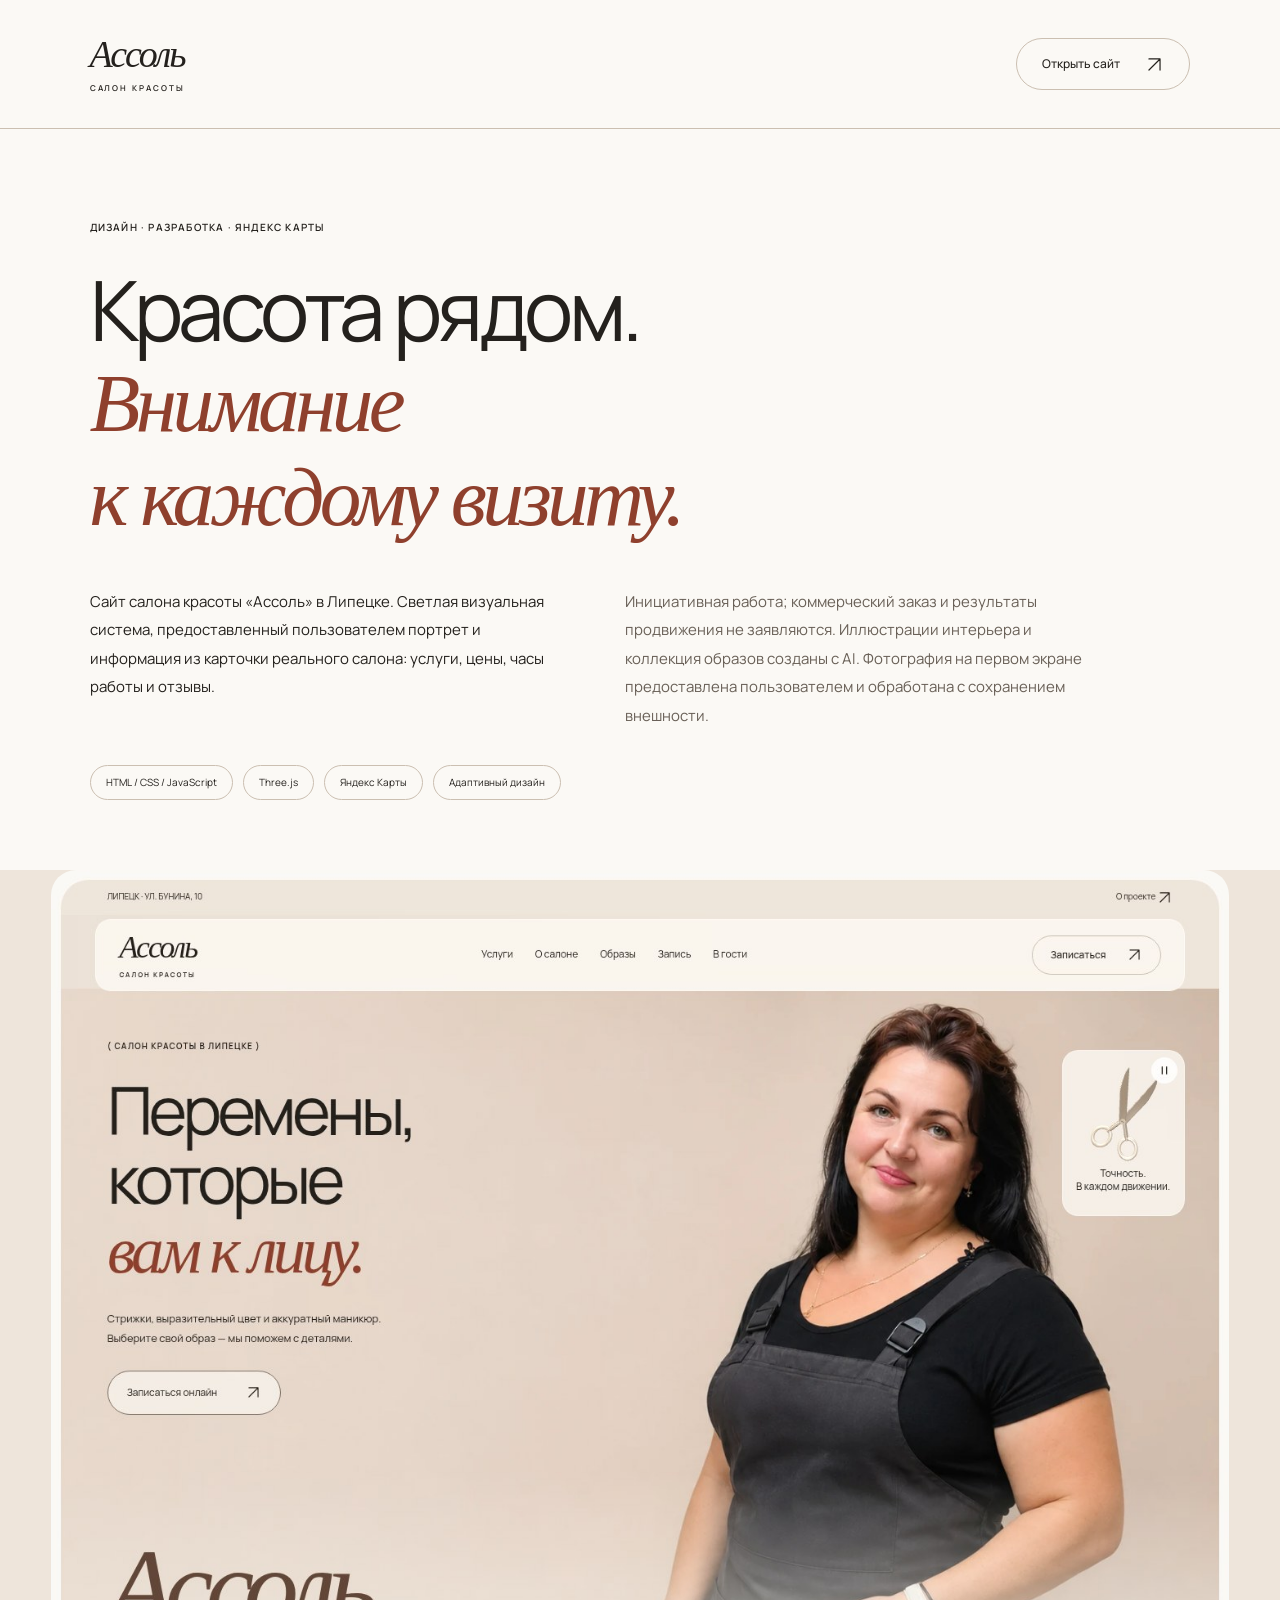
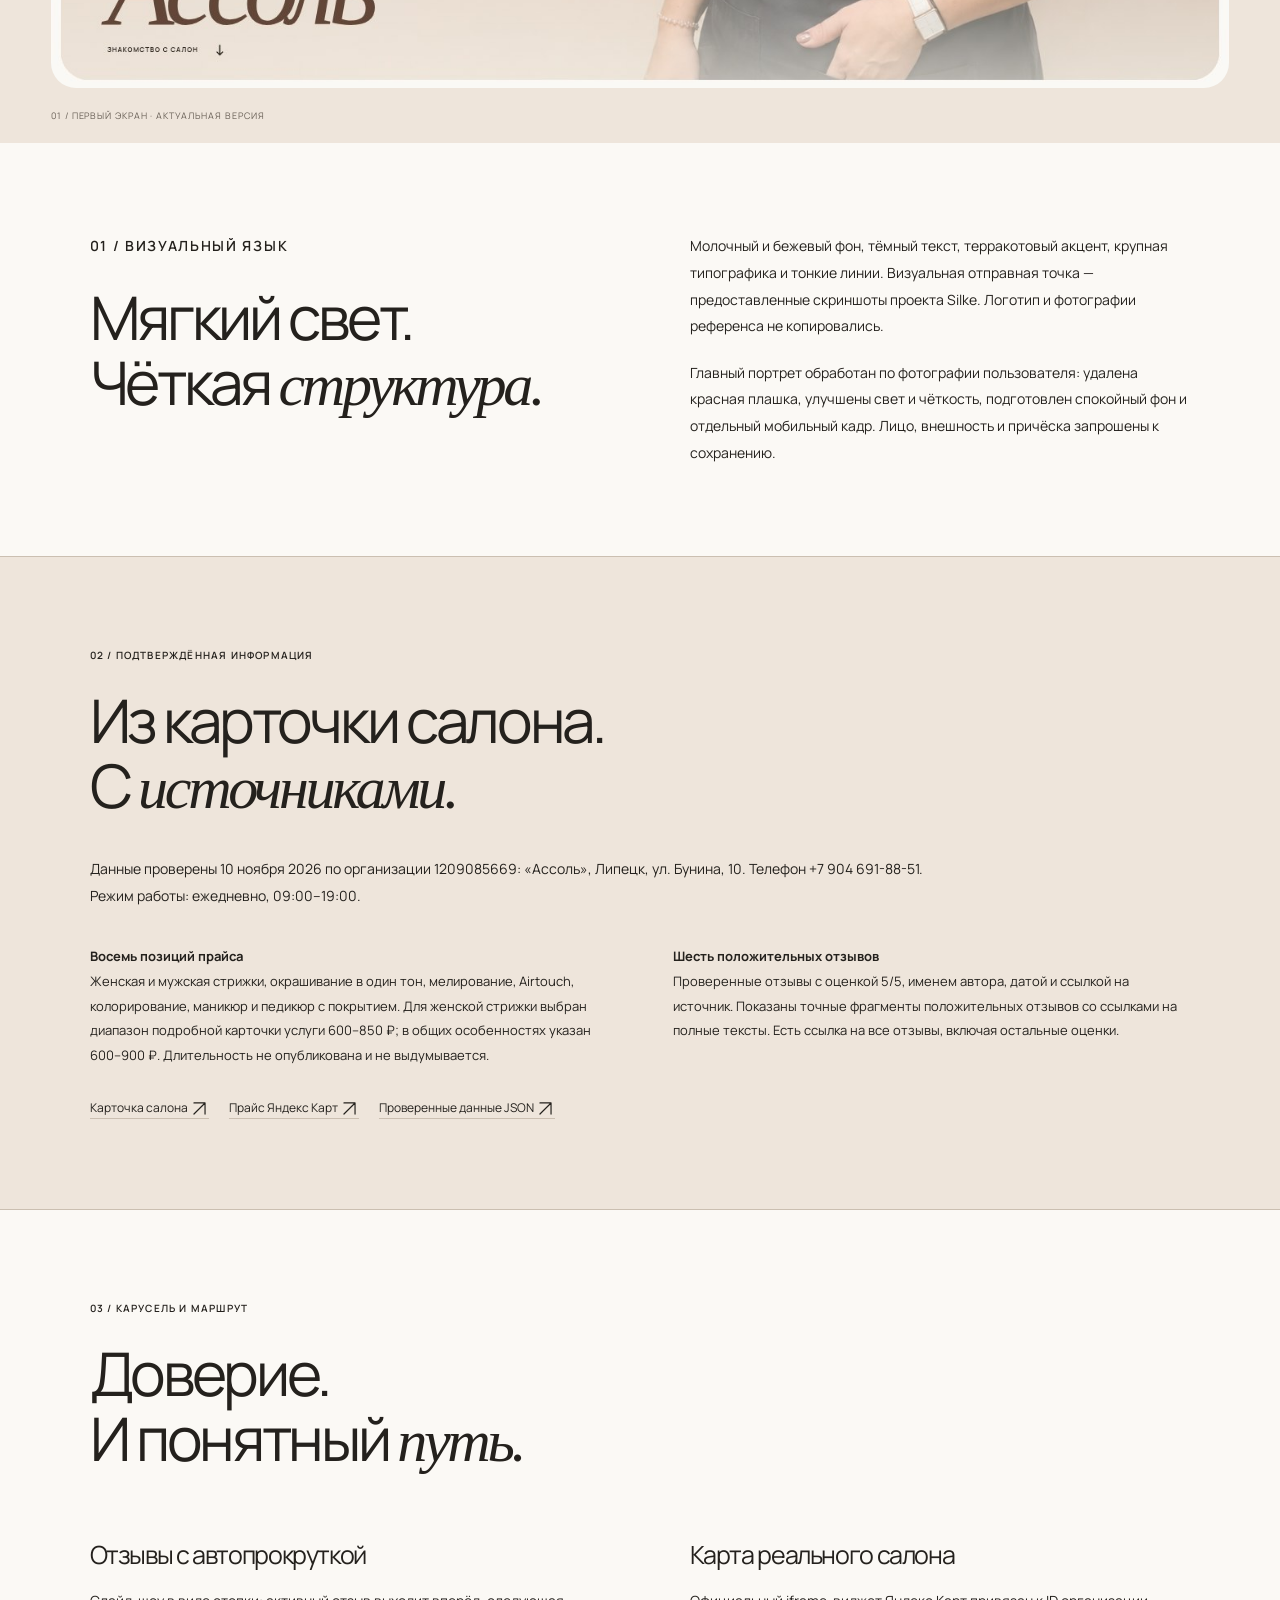
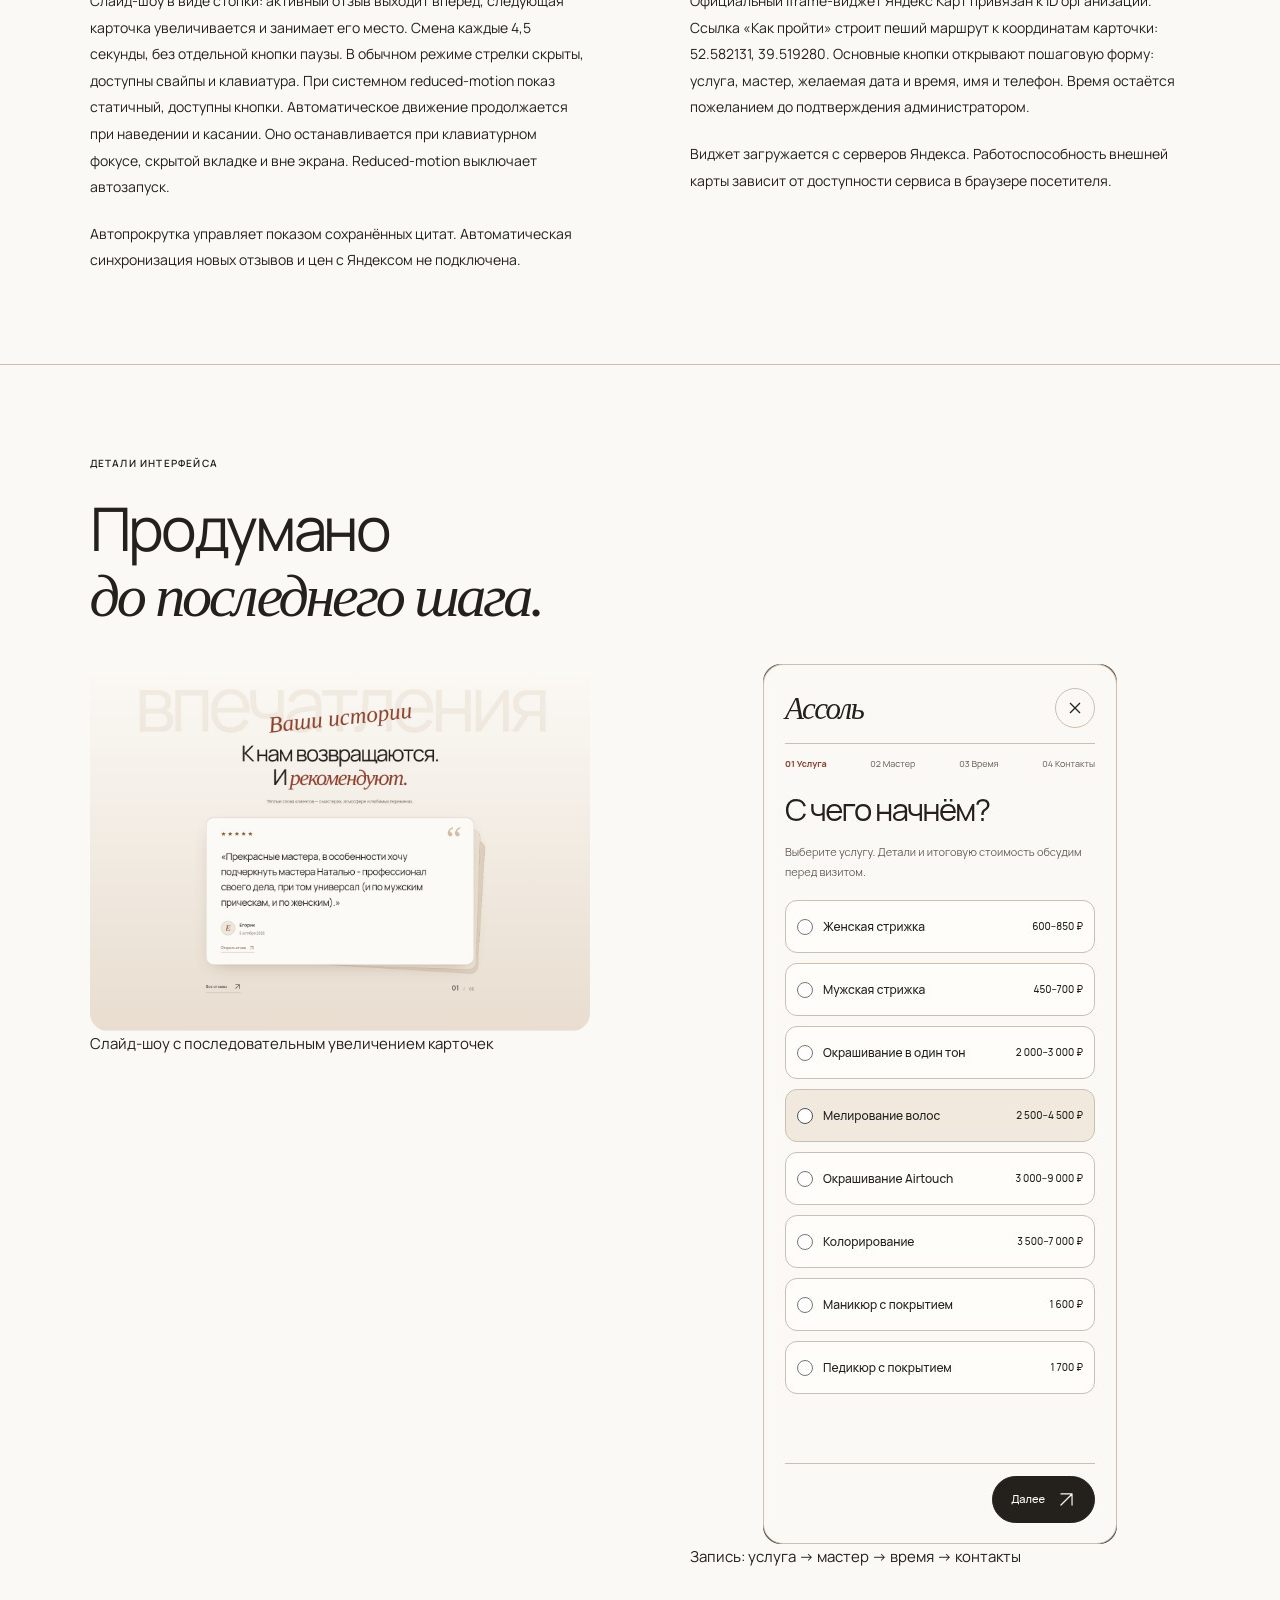
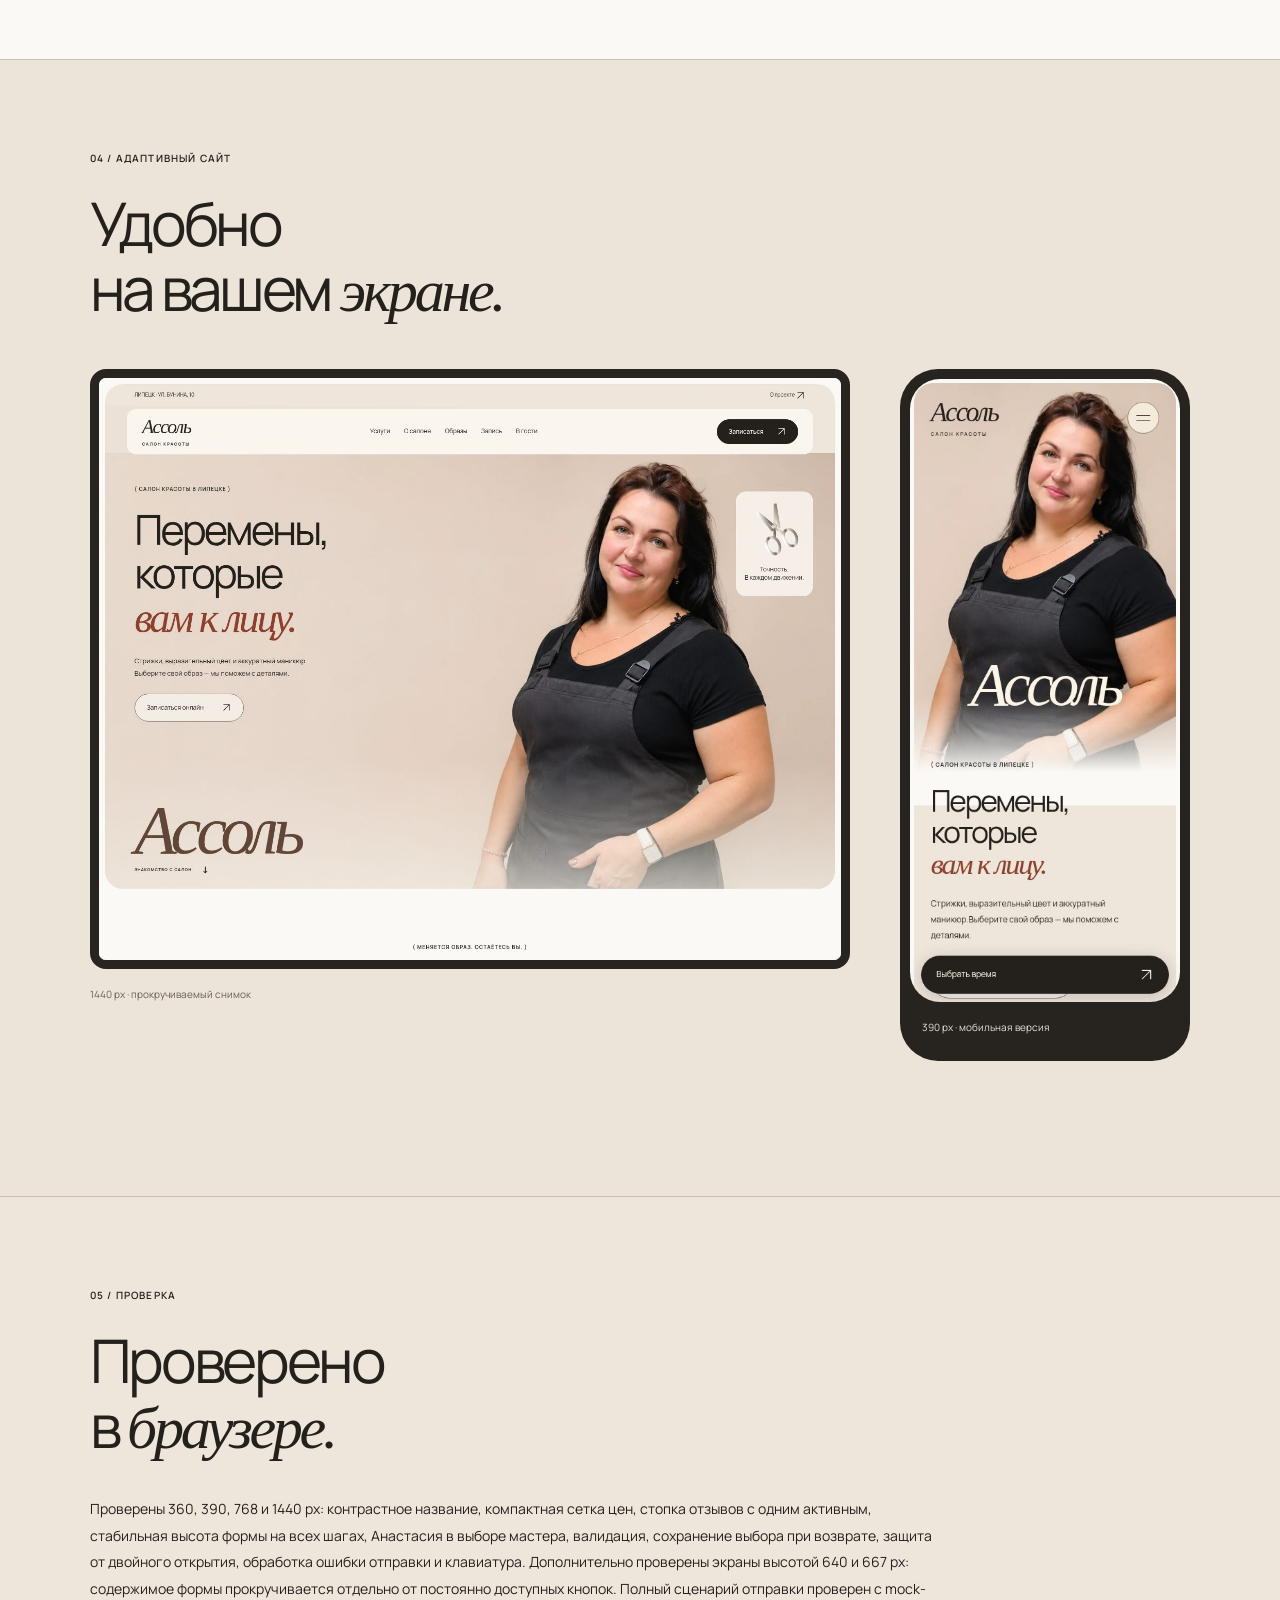
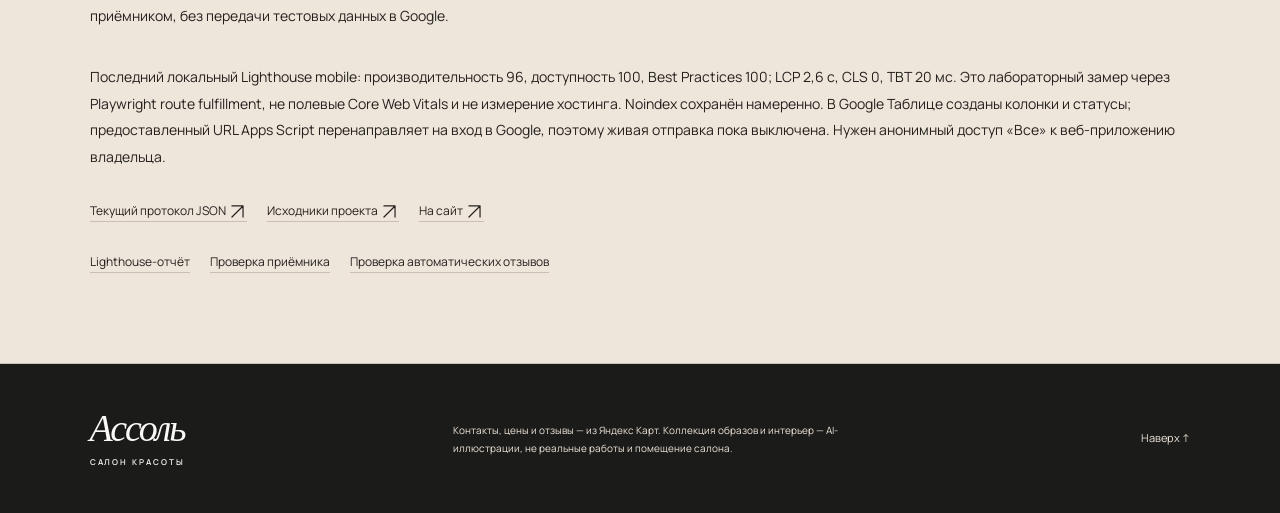
<file: site/case.html>
<!doctype html><html lang="ru"><head><meta charset="utf-8"><meta name="viewport" content="width=device-width,initial-scale=1"><meta name="robots" content="noindex,nofollow"><title>Ассоль — дизайн сайта и интеграция Яндекс Карт</title><meta name="description" content="Сайт салона красоты Ассоль в Липецке: визуальная система, обработка портрета, реальные услуги и отзывы с Яндекс Карт, интерактивная карта и маршрут."><link rel="stylesheet" href="assets/fonts.css"><link rel="stylesheet" href="styles.css"><link rel="stylesheet" href="case.css"><link rel="icon" href="assets/favicon.svg"></head><body class="case-page" id="top"><a class="skip" href="#case-main">Перейти к кейсу</a><header class="case-nav"><a class="logo" href="index.html">Ассоль<span>САЛОН КРАСОТЫ</span></a><a class="pill" href="index.html">Открыть сайт <svg class="arrow" viewBox="0 0 24 24" aria-hidden="true"><path d="M5 19 19 5M5 5h14v14"/></svg></a></header><main id="case-main"><section class="case-hero"><p class="eyebrow">ДИЗАЙН · РАЗРАБОТКА · ЯНДЕКС КАРТЫ</p><h1>Красота рядом.<br><em>Внимание<br>к каждому визиту.</em></h1><div class="case-intro"><p>Сайт салона красоты «Ассоль» в Липецке. Светлая визуальная система, предоставленный пользователем портрет и информация из карточки реального салона: услуги, цены, часы работы и отзывы.</p><p>Инициативная работа; коммерческий заказ и результаты продвижения не заявляются. Иллюстрации интерьера и коллекция образов созданы с AI. Фотография на первом экране предоставлена пользователем и обработана с сохранением внешности.</p></div><div class="case-tags"><span>HTML / CSS / JavaScript</span><span>Three.js</span><span>Яндекс Карты</span><span>Адаптивный дизайн</span></div></section><figure class="case-cover"><img src="screens/desktop-3d.jpg" width="1440" height="1000" alt="Первый экран сайта Ассоль"><figcaption>01 / ПЕРВЫЙ ЭКРАН · АКТУАЛЬНАЯ ВЕРСИЯ</figcaption></figure><section class="case-section case-two"><div><p class="eyebrow">01 / ВИЗУАЛЬНЫЙ ЯЗЫК</p><h2>Мягкий свет.<br>Чёткая <em>структура.</em></h2></div><div><p>Молочный и бежевый фон, тёмный текст, терракотовый акцент, крупная типографика и тонкие линии. Визуальная отправная точка — предоставленные скриншоты проекта Silke. Логотип и фотографии референса не копировались.</p><p>Главный портрет обработан по фотографии пользователя: удалена красная плашка, улучшены свет и чёткость, подготовлен спокойный фон и отдельный мобильный кадр. Лицо, внешность и причёска запрошены к сохранению.</p></div></section><section class="case-section visual-system"><p class="eyebrow">02 / ПОДТВЕРЖДЁННАЯ ИНФОРМАЦИЯ</p><h2>Из карточки салона.<br>С <em>источниками.</em></h2><p class="case-lead">Данные проверены 10 ноября 2026 по организации 1209085669: «Ассоль», Липецк, ул. Бунина, 10. Телефон +7 904 691-88-51. Режим работы: ежедневно, 09:00–19:00.</p><div class="case-checks"><p><b>Восемь позиций прайса</b><br>Женская и мужская стрижки, окрашивание в один тон, мелирование, Airtouch, колорирование, маникюр и педикюр с покрытием. Для женской стрижки выбран диапазон подробной карточки услуги 600–850 ₽; в общих особенностях указан 600–900 ₽. Длительность не опубликована и не выдумывается.</p><p><b>Шесть положительных отзывов</b><br>Проверенные отзывы с оценкой 5/5, именем автора, датой и ссылкой на источник. Показаны точные фрагменты положительных отзывов со ссылками на полные тексты. Есть ссылка на все отзывы, включая остальные оценки.</p></div><div class="case-links"><a href="https://yandex.ru/maps/org/assol/1209085669/" target="_blank" rel="noopener noreferrer">Карточка салона <svg class="arrow" viewBox="0 0 24 24" aria-hidden="true"><path d="M5 19 19 5M5 5h14v14"/></svg></a><a href="https://yandex.ru/maps/org/assol/1209085669/prices/" target="_blank" rel="noopener noreferrer">Прайс Яндекс Карт <svg class="arrow" viewBox="0 0 24 24" aria-hidden="true"><path d="M5 19 19 5M5 5h14v14"/></svg></a><a href="salon-data.json">Проверенные данные JSON <svg class="arrow" viewBox="0 0 24 24" aria-hidden="true"><path d="M5 19 19 5M5 5h14v14"/></svg></a></div></section><section class="case-section"><p class="eyebrow">03 / КАРУСЕЛЬ И МАРШРУТ</p><h2>Доверие.<br>И понятный <em>путь.</em></h2><div class="case-two"><div><h3>Отзывы с автопрокруткой</h3><p>Слайд-шоу в виде стопки: активный отзыв выходит вперёд, следующая карточка увеличивается и занимает его место. Смена каждые 4,5 секунды, без отдельной кнопки паузы. В обычном режиме стрелки скрыты, доступны свайпы и клавиатура. При системном reduced-motion показ статичный, доступны кнопки. Автоматическое движение продолжается при наведении и касании. Оно останавливается при клавиатурном фокусе, скрытой вкладке и вне экрана. Reduced-motion выключает автозапуск.</p><p>Автопрокрутка управляет показом сохранённых цитат. Автоматическая синхронизация новых отзывов и цен с Яндексом не подключена.</p></div><div><h3>Карта реального салона</h3><p>Официальный iframe-виджет Яндекс Карт привязан к ID организации. Ссылка «Как пройти» строит пеший маршрут к координатам карточки: 52.582131, 39.519280. Основные кнопки открывают пошаговую форму: услуга, мастер, желаемая дата и время, имя и телефон. Время остаётся пожеланием до подтверждения администратором.</p><p>Виджет загружается с серверов Яндекса. Работоспособность внешней карты зависит от доступности сервиса в браузере посетителя.</p></div></div></section><section class="case-section"><p class="eyebrow">ДЕТАЛИ ИНТЕРФЕЙСА</p><h2>Продумано<br><em>до последнего шага.</em></h2><div class="case-two"><figure><img src="screens/reviews-1440.jpg" width="1416" height="1038" alt="Обновлённые отзывы: активная карточка и стопка следующих" loading="lazy" style="width:100%;height:auto;border-radius:18px"><figcaption>Слайд-шоу с последовательным увеличением карточек</figcaption></figure><figure><img src="screens/booking-service-390.jpg" width="354" height="880" alt="Мобильная форма выбора услуги с закреплённой кнопкой продолжения" loading="lazy" style="width:100%;max-width:354px;height:auto;margin:auto;border-radius:18px"><figcaption>Запись: услуга → мастер → время → контакты</figcaption></figure></div></section><section class="case-section responsive-section"><p class="eyebrow">04 / АДАПТИВНЫЙ САЙТ</p><h2>Удобно<br>на вашем <em>экране.</em></h2><div class="case-responsive"><figure class="desktop-frame"><div><img src="screens/screen-1440.jpg" width="1440" height="900" alt="Полная версия сайта Ассоль на компьютере" loading="lazy"></div><figcaption>1440 px · прокручиваемый снимок</figcaption></figure><figure class="phone-frame"><img src="screens/hero-390.jpg" width="390" height="900" alt="Мобильный первый экран сайта Ассоль" loading="lazy"><figcaption>390 px · мобильная версия</figcaption></figure></div></section><section class="case-section case-testing"><p class="eyebrow">05 / ПРОВЕРКА</p><h2>Проверено<br>в <em>браузере.</em></h2><p class="case-lead">Проверены 360, 390, 768 и 1440 px: контрастное название, компактная сетка цен, стопка отзывов с одним активным, стабильная высота формы на всех шагах, Анастасия в выборе мастера, валидация, сохранение выбора при возврате, защита от двойного открытия, обработка ошибки отправки и клавиатура. Дополнительно проверены экраны высотой 640 и 667 px: содержимое формы прокручивается отдельно от постоянно доступных кнопок. Полный сценарий отправки проверен с mock-приёмником, без передачи тестовых данных в Google.</p><p>Последний локальный Lighthouse mobile: производительность 96, доступность 100, Best Practices 100; LCP 2,6 с, CLS 0, TBT 20 мс. Это лабораторный замер через Playwright route fulfillment, не полевые Core Web Vitals и не измерение хостинга. Noindex сохранён намеренно. В Google Таблице созданы колонки и статусы; предоставленный URL Apps Script перенаправляет на вход в Google, поэтому живая отправка пока выключена. Нужен анонимный доступ «Все» к веб-приложению владельца.</p><div class="case-links"><a href="refinement-tests.json">Текущий протокол JSON <svg class="arrow" viewBox="0 0 24 24" aria-hidden="true"><path d="M5 19 19 5M5 5h14v14"/></svg></a><a href="assol-source.zip" download>Исходники проекта <svg class="arrow" viewBox="0 0 24 24" aria-hidden="true"><path d="M5 19 19 5M5 5h14v14"/></svg></a><a href="index.html">На сайт <svg class="arrow" viewBox="0 0 24 24" aria-hidden="true"><path d="M5 19 19 5M5 5h14v14"/></svg></a></div><div class="case-links"><a href="lighthouse-report.html">Lighthouse-отчёт</a><a href="receiver-contract-tests.json">Проверка приёмника</a><a href="reviews-autoplay-tests.json">Проверка автоматических отзывов</a></div></section></main><footer class="case-footer"><a class="logo" href="index.html">Ассоль<span>САЛОН КРАСОТЫ</span></a><p>Контакты, цены и отзывы — из Яндекс Карт. Коллекция образов и интерьер — AI-иллюстрации, не реальные работы и помещение салона.</p><a href="#top">Наверх ↑</a></footer></body></html>
</file>
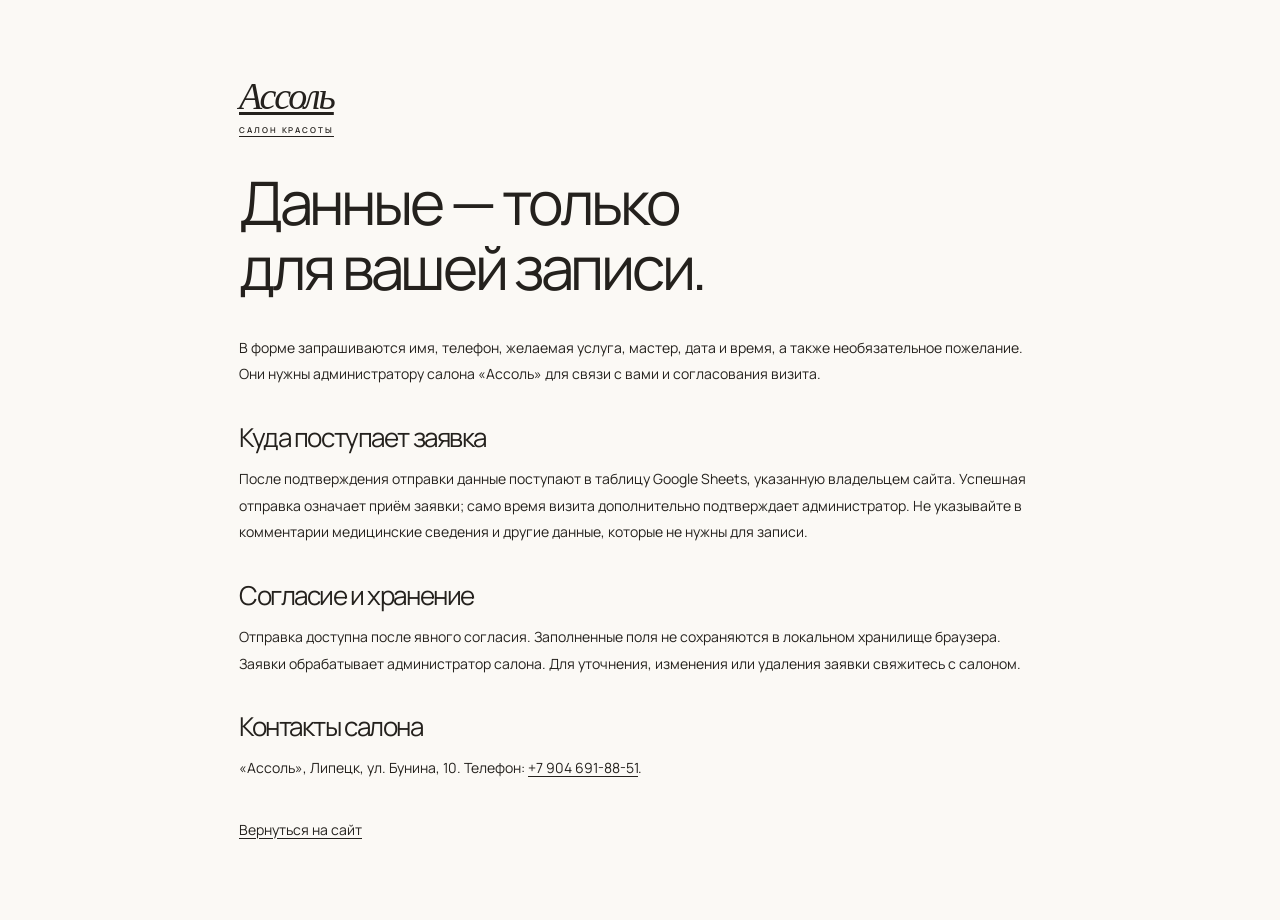
<file: site/privacy.html>
<!doctype html><html lang="ru"><head><meta charset="utf-8"><meta name="viewport" content="width=device-width,initial-scale=1"><meta name="robots" content="noindex,nofollow"><title>Обработка данных заявки — Ассоль</title><link rel="stylesheet" href="assets/fonts.css"><link rel="stylesheet" href="styles.css"></head><body><main class="privacy-page"><a class="logo" href="index.html">Ассоль<span>САЛОН КРАСОТЫ</span></a><h1>Данные — только<br>для вашей записи.</h1><p>В форме запрашиваются имя, телефон, желаемая услуга, мастер, дата и время, а также необязательное пожелание. Они нужны администратору салона «Ассоль» для связи с вами и согласования визита.</p><h2>Куда поступает заявка</h2><p>После подтверждения отправки данные поступают в таблицу Google Sheets, указанную владельцем сайта. Успешная отправка означает приём заявки; само время визита дополнительно подтверждает администратор. Не указывайте в комментарии медицинские сведения и другие данные, которые не нужны для записи.</p><h2>Согласие и хранение</h2><p>Отправка доступна после явного согласия. Заполненные поля не сохраняются в локальном хранилище браузера. Заявки обрабатывает администратор салона. Для уточнения, изменения или удаления заявки свяжитесь с салоном.</p><h2>Контакты салона</h2><p>«Ассоль», Липецк, ул. Бунина, 10. Телефон: <a href="tel:+79046918851">+7 904 691-88-51</a>.</p><p style="margin-top:35px"><a href="index.html">Вернуться на сайт</a></p></main></body></html>
</file>
<file: site/assets/fonts.css>
@font-face {
  font-family: 'Manrope';
  font-style: normal;
  font-weight: 400;
  font-display: swap;
  src: url(manrope-0.woff2) format('woff2');
}
@font-face {
  font-family: 'Manrope';
  font-style: normal;
  font-weight: 500;
  font-display: swap;
  src: url(manrope-1.woff2) format('woff2');
}
@font-face {
  font-family: 'Manrope';
  font-style: normal;
  font-weight: 600;
  font-display: swap;
  src: url(manrope-2.woff2) format('woff2');
}
@font-face {
  font-family: 'Manrope';
  font-style: normal;
  font-weight: 700;
  font-display: swap;
  src: url(manrope-3.woff2) format('woff2');
}
</file>
<file: site/styles.css>
:root{--paper:#fbf9f5;--cream:#eee5db;--ink:#24211d;--muted:#696057;--line:#cbbfb1;--rust:#8f402d;--ease:cubic-bezier(.2,.75,.25,1);--radius:20px}
*{box-sizing:border-box}html{scroll-behavior:smooth;scroll-padding-top:35px}body{margin:0;padding:12px;background:var(--paper);color:var(--ink);font:400 15px/1.7 Manrope,Arial,sans-serif}body.dialog-open{overflow:hidden}a{color:inherit;text-decoration:none}button,input,textarea,select{font:inherit}button{border:0;background:none;color:inherit;cursor:pointer}a,button,summary{touch-action:manipulation;-webkit-tap-highlight-color:transparent}img{display:block;max-width:100%}h1,h2,h3,p,figure{margin:0}h1,h2,h3{font-weight:400;line-height:1.08;letter-spacing:-.055em}h2{font-size:clamp(38px,4.6vw,74px)}em{font-family:Georgia,serif;font-weight:400}a:focus-visible,button:focus-visible,summary:focus-visible,input:focus-visible,textarea:focus-visible{outline:2px solid var(--rust);outline-offset:5px}[hidden]{display:none!important}.skip{position:fixed;left:20px;top:-100px;z-index:100;background:white;padding:12px 20px}.skip:focus{top:10px}.arrow{width:19px;height:19px;fill:none;stroke:currentColor;stroke-width:1.5;stroke-linecap:round;stroke-linejoin:round;vertical-align:middle;flex-shrink:0}.section{padding:105px 5%}.eyebrow{font-size:10px;letter-spacing:.12em;font-weight:600;line-height:1.6}.caption{font-size:10px;color:var(--muted);line-height:1.7}.section-heading{text-align:center;margin-bottom:55px}.section-heading .eyebrow{margin-bottom:24px}.pill{display:inline-flex;align-items:center;justify-content:center;gap:25px;padding:15px 25px;border:1px solid var(--line);border-radius:50px;white-space:nowrap;font-size:12px;font-weight:500;transition:background .25s,color .25s,border-color .25s,transform .25s}.pill:hover{background:var(--ink);color:var(--paper);border-color:var(--ink)}.pill.dark{background:var(--ink);color:var(--paper);border-color:var(--ink)}.pill.dark:hover{background:var(--rust);border-color:var(--rust)}.pill:active{transform:translateY(1px)}.round-link{width:48px;height:48px;border:1px solid currentColor;border-radius:50%;display:inline-grid;place-items:center;flex-shrink:0;transition:background .25s,transform .25s}.round-link:hover{background:#ffffff60;transform:translateY(-2px)}.text-link{display:inline-flex;align-items:center;gap:20px;font-size:12px;border-bottom:1px solid var(--line);padding-bottom:7px}.logo{display:block;color:var(--ink);font:italic 38px/1 Georgia,serif;letter-spacing:-.055em}.logo span{display:block;font:600 8px/1.4 Manrope,Arial,sans-serif;letter-spacing:.24em;margin-top:9px}.hero-shell{position:relative;border-radius:34px;overflow:hidden;background:var(--cream)}.topline{display:flex;justify-content:space-between;padding:12px 4%;font-size:10px}.header{position:absolute;top:48px;left:3%;right:3%;z-index:10;height:88px;padding:0 28px;display:flex;align-items:center;justify-content:space-between;gap:20px;border:1px solid #ffffff70;border-radius:19px;background:#fbf8f1de;backdrop-filter:blur(15px)}.nav{display:flex;align-items:center;gap:27px;font-size:12px}.nav a{border-bottom:1px solid transparent;transition:border-color .25s}.nav a:hover{border-color:var(--ink)}.header-cta{padding:13px 22px}.menu-toggle{display:none}.hero{position:relative;isolation:isolate;min-height:810px;height:min(960px,calc(100svh - 65px));overflow:hidden}.hero-photo{position:absolute;top:90px;left:0;width:100%;height:calc(100% - 90px);object-fit:cover;object-position:right top;z-index:-3}.hero-shade{position:absolute;inset:0;z-index:-2;background:linear-gradient(90deg,#e9dfd390,transparent 62%),linear-gradient(0deg,#f8f4ebb3,transparent 27%);pointer-events:none}.hero-copy{padding:152px 4% 100px;width:62%;position:relative;z-index:1}.hero-copy .eyebrow{margin-bottom:29px}.hero h1{font-size:clamp(53px,5.6vw,93px);line-height:1.04;letter-spacing:-.065em}.hero h1 em{color:var(--rust)}.hero-description{font-size:13px;line-height:1.85;max-width:350px;margin-top:29px}.circle-book{display:inline-flex;align-items:center;justify-content:space-between;gap:35px;border:1px solid #7f7062;border-radius:40px;padding:16px 23px;font-size:12px;margin-top:28px;background:#faf6efb3;transition:background .25s,transform .25s}.circle-book:hover{background:var(--paper);transform:translateY(-2px)}.hero-word{position:absolute;left:4%;bottom:45px;color:#624739;font:italic clamp(105px,9.3vw,150px)/1 Georgia,serif;letter-spacing:-.07em;pointer-events:none;white-space:nowrap}.scroll-hint{position:absolute;left:4%;bottom:22px;display:flex;align-items:center;gap:20px;font-size:8px;letter-spacing:.13em;font-weight:600}.scroll-hint span{font-size:18px}.craft{position:absolute;right:3%;top:165px;width:150px;height:203px;background:#f8f4ede3;backdrop-filter:blur(8px);border:1px solid #ffffff80;border-radius:20px;overflow:hidden;text-align:center}.scissors-scene{height:142px;position:relative}.scissors-static{width:100%;height:100%}.scissors-scene canvas{position:absolute;inset:0;display:block;width:100%;height:100%}.craft p{font-size:12px;line-height:1.35}.motion-toggle{position:absolute;right:8px;top:8px;width:32px;height:32px;display:grid;place-items:center;background:#ffffffd9;border-radius:50%}.service-cards{display:grid;grid-template-columns:1.4fr 1fr 1fr;gap:20px}.service-card{height:430px;position:relative;isolation:isolate;overflow:hidden;border-radius:var(--radius);background:#b09680}.service-card>img{position:absolute;inset:0;width:100%;height:100%;object-fit:cover;z-index:-2;transition:transform .9s var(--ease)}.service-card:hover>img{transform:scale(1.035)}.service-card:after{content:'';position:absolute;inset:0;z-index:-1;background:linear-gradient(0deg,#251b16d9,transparent 75%)}.tag{position:absolute;left:24px;top:24px;padding:7px 12px;border-radius:30px;background:#fbf8f0e6;border:1px solid #ffffff70;font-size:9px}.service-card>div{position:absolute;left:27px;right:20px;bottom:26px;color:#fff}.service-card h3{font-size:34px}.service-card p{font-size:11px;line-height:1.8;margin-top:18px;max-width:310px}.service-card .round-link{margin-top:22px}.nail-card{background:linear-gradient(135deg,#b68d76,#5a3f32)}.nail-illustration{position:absolute;right:7%;top:7%;width:77%;height:72%;fill:none;stroke:#efe3ce;stroke-width:2;stroke-linecap:round;stroke-linejoin:round;opacity:.75}.price-section{padding:90px 5%;background:var(--cream)}
.price-intro{display:grid;grid-template-columns:1fr 1fr;column-gap:8%;align-items:start;margin-bottom:48px}
.price-intro .eyebrow{grid-column:1/-1;margin-bottom:24px}
.price-intro h2{font-size:clamp(44px,5.2vw,76px)}
.price-description{max-width:500px;padding-top:4px}
.price-description>p{font-size:13px;line-height:1.9}
.price-description .price-note{font-size:11px;color:var(--muted);margin-top:15px}
.price-rows{display:grid;grid-template-columns:1fr 1fr;column-gap:6%;border-top:1px solid #b2a493}
.price-row{display:grid;grid-template-columns:22px 1fr;gap:12px 10px;padding:30px 0 25px;border-bottom:1px solid #b2a493;align-content:start}
.row-number{font-size:9px;padding-top:5px;color:var(--rust)}
.price-row>div{min-width:0}
.price-row h3{font-size:clamp(24px,2.25vw,33px);line-height:1.18}
.price-row p{font-size:12px;color:var(--muted);line-height:1.85;margin-top:12px;max-width:390px}
.price-action{grid-column:2;display:flex;align-items:center;justify-content:space-between;gap:15px;margin-top:9px}
.price-action strong{font-size:22px;font-weight:400;letter-spacing:-.04em;white-space:nowrap}
.price-action .pill{padding:10px 16px;font-size:10px;gap:15px}
.editorial{padding-top:105px}.editorial-heading{display:flex;justify-content:space-between;align-items:start;padding:0 5%;margin-bottom:50px;gap:45px}.editorial-heading h2{font-size:clamp(37px,4.2vw,64px);width:65%}.editorial-heading .eyebrow{max-width:240px;padding-top:10px}.collection-grid{display:grid;grid-template-columns:repeat(3,1fr);gap:22px;padding:0 5%}.look img{width:100%;height:470px;object-fit:cover;border-radius:var(--radius)}.look:nth-child(2){padding-top:60px}.look:nth-child(3){padding-top:120px}.look figcaption{padding:22px 0}.look figcaption>span{font-size:9px;letter-spacing:.1em}.look h3{font-size:28px;margin-top:10px}.about{display:grid;grid-template-columns:1.1fr 1fr;gap:10%;align-items:center}.about-photo{position:relative}.about-photo img{height:560px;width:100%;object-fit:cover;object-position:40% center;border-radius:var(--radius)}.about-photo>span{position:absolute;left:20px;bottom:20px;font-size:8px;letter-spacing:.08em;background:#fcf8eee0;padding:8px 12px;border-radius:20px}.about-copy .eyebrow{margin-bottom:26px}.about-copy>p:not(.eyebrow){font-size:13px;line-height:1.95;max-width:390px;margin-top:25px}.about-copy .text-link{margin-top:25px}.team-section{padding-top:20px}.salon-booking{display:flex;align-items:center;justify-content:space-between;gap:45px;padding:38px 0;border-top:1px solid var(--line);border-bottom:1px solid var(--line)}.salon-booking h3{font-size:36px}.salon-booking p{font-size:13px;line-height:1.9;max-width:540px;margin-top:20px}.reviews{position:relative;overflow:hidden;background:linear-gradient(#fbf9f5,#e8ddcf);padding-top:105px}.reviews-word{position:absolute;left:50%;top:0;transform:translateX(-50%);color:#ded0bd50;font-size:clamp(80px,15vw,230px);line-height:1;letter-spacing:-.07em;pointer-events:none;white-space:nowrap}.reviews .section-heading{position:relative;margin-bottom:35px}.script{font:italic clamp(35px,4.7vw,65px)/1.4 Georgia,serif;color:var(--rust)}.reviews .script{display:block;transform:rotate(-6deg);margin-bottom:22px}.reviews h2{font-size:clamp(38px,4.3vw,65px)}.review-intro{font-size:12px;line-height:1.8;color:var(--muted);margin:23px auto 0;max-width:510px}.reviews-track{position:relative;max-width:760px;margin:0 auto;min-height:350px;isolation:isolate;outline-offset:12px;touch-action:pan-y}
.review{position:relative;padding:38px 42px 35px;border:1px solid #c7b8a5;border-radius:23px;background:#fcfaf6;display:flex;flex-direction:column;min-height:350px;margin-bottom:16px}
.review:before{content:'“';position:absolute;right:34px;top:10px;font:100px/1 Georgia,serif;color:#d7bca4;pointer-events:none}
.review-stars{display:flex;gap:5px;position:relative}
.review-stars svg{width:14px;height:14px;fill:#95603a}
.review>p{font-size:clamp(20px,2.05vw,27px);line-height:1.6;letter-spacing:-.025em;margin:35px 0 32px;flex:1;max-width:650px;position:relative}
.review-person{font-size:13px;font-weight:600;position:relative;padding-left:52px;min-height:40px}
.review-person:before{content:attr(data-initial);position:absolute;left:0;top:0;display:grid;place-items:center;width:38px;height:38px;border-radius:50%;border:1px solid #cbb9a5;color:var(--rust);font:italic 23px Georgia,serif;background:#f0e7db}
.review-person time{display:block;color:var(--muted);font-size:10px;font-weight:400;margin-top:4px}
.review-source{position:relative;font-size:10px;color:var(--rust);margin-top:24px;align-self:flex-start;border-bottom:1px solid #b99b88;padding-bottom:3px}
.review-source .arrow{width:14px;height:14px;margin-left:8px}
.reviews-ready .review{position:absolute;inset:0 auto auto 0;width:100%;margin:0;opacity:0;pointer-events:none;transform:translate3d(70px,30px,0) scale(.86);transition:opacity .65s var(--ease),transform .85s var(--ease),background-color .85s;transform-origin:50% 55%;z-index:0}
.reviews-ready .review.is-after{opacity:1;transform:translate3d(58px,24px,0) scale(.9) rotate(3.5deg);background:#ded0bf;z-index:1}
.reviews-ready .review.is-next{opacity:1;transform:translate3d(30px,12px,0) scale(.95) rotate(1.8deg);background:#ede2d4;z-index:2}
.reviews-ready .review.is-active{opacity:1;pointer-events:auto;transform:translate3d(0,0,0) scale(1);background:#fcfaf6;box-shadow:0 18px 48px -28px #60472f70;z-index:4}
.reviews-ready .review.is-leaving{opacity:0;transform:translate3d(-65px,-8px,0) scale(1.035) rotate(-2deg);z-index:5}
.review-controls{max-width:760px;margin:49px auto 0;display:flex;align-items:center;justify-content:space-between;gap:22px}
.review-buttons{display:flex;align-items:center;gap:10px}
.review-buttons .round-link{width:42px;height:42px;border-color:#b9a58d}
.review-buttons .round-link:hover{background:var(--paper)}
.review-counter{display:flex;gap:12px;align-items:baseline;font-size:10px;letter-spacing:.08em;color:var(--muted)}
.review-counter b{font-size:19px;font-weight:400;color:var(--ink)}
.review-controls>.text-link{font-size:11px}
.faq{display:grid;grid-template-columns:1fr 1.5fr;gap:10%}.faq .eyebrow{margin-bottom:27px}.faq-list{border-top:1px solid var(--line)}details{border-bottom:1px solid var(--line)}summary{list-style:none;display:flex;align-items:center;justify-content:space-between;gap:20px;cursor:pointer;padding:25px 0;font-size:16px;letter-spacing:-.02em}summary::-webkit-details-marker{display:none}summary span{font-size:25px;transition:transform .25s}details[open] summary span{transform:rotate(45deg)}details p{padding:0 30px 25px 0;font-size:13px;line-height:1.9;color:var(--muted)}details p a{text-decoration:underline;text-underline-offset:3px;color:var(--rust)}.contacts{background:var(--cream);display:grid;grid-template-columns:1.1fr 1fr;gap:8%}.contact-copy .eyebrow{margin-bottom:28px}.contact-copy h2{font-size:clamp(38px,4.7vw,72px)}address{font-style:normal}.salon-address{font-size:23px;letter-spacing:-.04em;margin-top:32px}.salon-hours{font-size:13px;margin-top:9px}.contact-phone{font-size:28px;letter-spacing:-.04em;display:inline-block;margin:25px 0}.contact-actions{display:flex;align-items:center;flex-wrap:wrap;gap:13px}.contact-actions .pill{font-size:11px;padding:14px 20px;gap:15px}.yandex-map{border:1px solid var(--line);border-radius:22px;overflow:hidden;background:var(--paper);align-self:center}.yandex-map iframe{width:100%;height:460px;border:0;display:block}.yandex-map>a{display:block;font-size:11px;line-height:1.7;padding:17px 22px}.footer{background:#211f1b;color:#eee7db;border-radius:0 0 30px 30px;padding:65px 8% 25px}.footer-top{display:flex;align-items:center;justify-content:space-between;gap:35px;border-bottom:1px solid #ffffff28;padding-bottom:43px}.footer .logo{color:#f6eee1;font-size:48px}.footer .logo span{font-size:8px}.footer-top>p{font-size:28px;letter-spacing:-.035em;line-height:1.3}.footer-columns{display:grid;grid-template-columns:1.3fr 1fr 1fr;gap:65px;padding:45px 0 60px}.footer-columns .eyebrow{font-size:9px;letter-spacing:.15em;color:#c9c0b3;margin-bottom:22px}.footer-book{font-size:24px;letter-spacing:-.04em;padding:0;text-align:left;display:inline-flex;align-items:center;gap:20px}.footer-columns>div>p:not(.eyebrow){color:#c9c0b3;font-size:12px;line-height:1.9;margin-top:20px}.footer-columns a:not(.footer-book){display:block;font-size:12px;line-height:2.5;color:#ddd4c6}.footer-bottom{border-top:1px solid #ffffff28;padding-top:24px;display:flex;align-items:center;justify-content:space-between;gap:20px;font-size:10px;color:#c9c0b3}.mobile-book{display:none}.reveal{opacity:1}.reveal-pending{opacity:0;transform:translateY(20px);transition:opacity .8s var(--ease),transform .9s var(--ease);transition-delay:var(--reveal-delay,0ms)}.reveal-pending.in-view{opacity:1;transform:none}
/* Appointment request */
.sr-only{position:absolute;width:1px;height:1px;margin:-1px;padding:0;overflow:hidden;clip:rect(0,0,0,0);white-space:nowrap;border:0}dialog{border:1px solid var(--line);border-radius:24px;padding:30px 34px 24px;background:var(--paper);color:var(--ink);width:min(650px,calc(100% - 32px));height:min(820px,calc(100dvh - 32px));max-height:calc(100dvh - 32px);overflow:hidden;box-shadow:0 30px 100px #21181140;overscroll-behavior:contain}dialog::backdrop{background:#201b16a6;backdrop-filter:blur(7px)}.booking-head{display:flex;justify-content:space-between;align-items:center}.booking-brand{font:italic 34px/1 Georgia,serif;letter-spacing:-.05em}.dialog-close{width:40px;height:40px;border:1px solid var(--line);border-radius:50%;display:grid;place-items:center}.dialog-close svg{width:20px;height:20px;stroke:currentColor;stroke-width:1.5;fill:none}.booking-caption{font-size:11px;line-height:1.7;color:var(--muted);margin-top:16px}.booking-progress{list-style:none;padding:16px 0 0;margin:23px 0 30px;border-top:1px solid var(--line);display:flex;justify-content:space-between;gap:12px;font-size:9px;color:var(--muted)}.booking-progress .current{color:var(--rust);font-weight:700}.booking-progress .done{color:#42604b}#booking-content h2{font-size:39px;margin-bottom:15px;outline:none}#booking-content h2:focus-visible{outline:2px solid var(--rust);outline-offset:5px}.booking-lead{font-size:12px;color:var(--muted);line-height:1.8;margin-bottom:24px}.booking-options{border:0;min-width:0;padding:0;margin:0;display:grid;gap:10px}.booking-option{border:1px solid var(--line);border-radius:12px;display:flex;align-items:center;gap:13px;padding:16px;cursor:pointer;transition:border-color .2s,background .2s}.booking-option.selected{border-color:var(--rust);background:#efe3d6}.booking-option:hover{background:#f1e9de}.booking-option:focus-within{outline:2px solid var(--rust);outline-offset:3px}.booking-option input{width:16px;height:16px;margin:0;accent-color:var(--rust);flex-shrink:0}.booking-option>span{flex:1;min-width:0}.booking-option strong{display:block;font-size:13px;font-weight:500}.booking-option small{display:block;font-size:10px;line-height:1.6;color:var(--muted);margin-top:4px}.booking-option b{font-size:12px;font-weight:500;white-space:nowrap}.booking-controls{display:flex;align-items:center;justify-content:space-between;gap:18px;margin-top:27px}.booking-back{font-size:12px;padding:8px 0;border-bottom:1px solid var(--line)}.booking-next{margin-left:auto}.booking-next:disabled{opacity:.45;cursor:not-allowed}.booking-message{min-height:18px;color:#8d3028;font-size:11px;line-height:1.7;margin-top:12px}.booking-availability{border-left:2px solid var(--rust);padding:9px 12px;background:#eee5db;margin-top:18px;font-size:11px;line-height:1.8}.booking-field{display:block;margin-bottom:20px;font-size:12px;font-weight:500}.booking-field input,.booking-field textarea{display:block;width:100%;margin-top:8px;border:1px solid var(--line);background:#fffdf9;border-radius:9px;padding:13px 14px;font-size:14px;color:var(--ink)}.booking-field textarea{resize:vertical;min-height:80px}.booking-field input[aria-invalid=true]{border-color:#9c3325}.field-error{display:block;color:#9c3325;font-size:10px;font-weight:400;margin-top:6px;min-height:0}.booking-times{display:grid;grid-template-columns:repeat(4,1fr);gap:10px;border:0;padding:0;margin:25px 0 0}.booking-times legend{font-size:12px;font-weight:500;margin-bottom:12px}.booking-times .booking-option{padding:12px;gap:7px;justify-content:center}.booking-times .booking-option strong{font-size:12px}.booking-times .booking-option>span{flex:0}.booking-date-hint{font-size:10px;color:var(--muted);margin:14px 0 0;line-height:1.8}.booking-recap{background:#eee6db;border-radius:12px;padding:16px 18px;margin:0 0 25px;display:grid;gap:7px;font-size:11px;line-height:1.8}.booking-recap b{font-weight:500}.booking-recap p{display:flex;justify-content:space-between;gap:18px}.booking-recap span{color:var(--muted)}.booking-consent{display:flex;align-items:flex-start;gap:10px;font-size:10px;line-height:1.9;color:var(--muted);margin-top:10px}.booking-consent input{width:17px;height:17px;margin:3px 0 0;flex-shrink:0;accent-color:var(--rust)}.booking-consent a{text-decoration:underline;text-underline-offset:3px}.booking-small{font-size:10px;line-height:1.8;color:var(--muted);margin-top:17px}.booking-success{text-align:center;padding:25px 0}.booking-success>svg{width:58px;height:58px;stroke:var(--rust);stroke-width:1.2;fill:none;margin-bottom:25px}.booking-success>p{font-size:13px;line-height:1.9;max-width:370px;margin:23px auto}.booking-success .pill{margin-top:10px}.booking-trap{position:absolute;left:-9999px;width:1px;height:1px;overflow:hidden}.privacy-page{max-width:850px;margin:auto;padding:65px 24px}.privacy-page h1{font-size:clamp(33px,5vw,60px);margin:35px 0}.privacy-page h2{font-size:26px;margin:35px 0 15px}.privacy-page p,.privacy-page li{font-size:14px;line-height:1.9}.privacy-page a{text-decoration:underline;text-underline-offset:3px}
@media(min-width:1700px){body{max-width:1900px;margin:auto}.hero{min-height:930px}.hero-copy{padding-top:170px}.hero-description{font-size:15px}}
@media(max-width:1100px){.header{padding:0 20px;gap:17px}.nav{gap:18px;font-size:11px}.header-cta{padding:12px 18px;gap:15px}.hero{min-height:760px}.hero-copy{width:68%;padding-top:155px}.hero h1{font-size:65px}.craft{width:125px;height:180px;top:155px}.scissors-scene{height:120px}.craft p{font-size:11px}.hero-word{font-size:115px}.service-card{height:370px}.service-card h3{font-size:29px}.service-card>div{left:22px}.look img{height:370px}.look:nth-child(2){padding-top:40px}.look:nth-child(3){padding-top:80px}.about-photo img{height:480px}.footer-columns{gap:35px}.footer-book{font-size:21px}.contact-phone{font-size:24px}.yandex-map iframe{height:420px}}
@media(max-width:800px){.section{padding:80px 4%}.header{height:78px;padding:0 20px}.logo{font-size:32px}.nav{gap:14px;font-size:10px}.nav a:nth-child(3){display:none}.header-cta{font-size:11px;padding:11px 16px;gap:12px}.hero{min-height:720px}.hero-copy{width:70%;padding-top:140px}.hero h1{font-size:54px}.hero-description{font-size:12px;max-width:300px;margin-top:25px}.craft{top:145px;width:105px;height:158px}.scissors-scene{height:103px}.craft p{font-size:10px}.hero-word{font-size:104px;bottom:43px}.circle-book{padding:14px 19px;margin-top:25px;font-size:11px}.section-heading{margin-bottom:37px}.section-heading h2{font-size:45px}.service-cards{gap:13px;grid-template-columns:1.15fr 1fr 1fr}.service-card{height:325px}.service-card h3{font-size:25px}.service-card p{display:none}.service-card>div{left:18px;bottom:22px}.service-card .tag{left:15px;top:15px;font-size:8px}.editorial-heading{display:block;padding:0 4%;margin-bottom:35px}.editorial-heading h2{width:auto;margin-top:24px;font-size:43px}.collection-grid{padding:0 4%;gap:14px}.look img{height:300px}.look h3{font-size:22px}.look:nth-child(2){padding-top:30px}.look:nth-child(3){padding-top:60px}.about{gap:7%}.about-photo img{height:400px}.about-copy h2{font-size:45px}.about-copy>p:not(.eyebrow){font-size:12px}.about-copy .eyebrow{font-size:8px}.salon-booking{gap:28px}.salon-booking h3{font-size:30px}.salon-booking p{font-size:12px}.salon-booking .pill{padding:13px 18px;font-size:11px;gap:15px}.reviews{padding-top:85px}.reviews h2{font-size:45px}.faq{gap:6%;grid-template-columns:1fr 1.5fr}.faq h2{font-size:43px}summary{font-size:14px}.contacts{gap:5%}.contact-copy h2{font-size:43px}.contact-copy .eyebrow{font-size:8px}.salon-address{font-size:20px}.contact-phone{font-size:23px}.contact-actions .pill{padding:13px 17px;font-size:10px}.yandex-map iframe{height:370px}.footer{padding-left:5%;padding-right:5%}.footer .logo{font-size:42px}.footer-top>p{font-size:24px}.footer-book{font-size:20px}.footer-columns{gap:28px}}
@media(max-width:600px){body{padding:6px 6px 84px}.hero-shell{border-radius:27px}.topline{display:none}.header{top:0;left:0;right:0;height:100px;padding:20px 24px;background:none;backdrop-filter:none;border:0;border-radius:0}.logo{font-size:39px}.logo span{font-size:7px;margin-top:8px}.header-cta{display:none}.menu-toggle{display:flex;flex-direction:column;justify-content:center;gap:6px;width:46px;height:46px;border:1px solid #8e8173;border-radius:50%;padding:12px;background:#fbf5e7c9;z-index:2}.menu-toggle span{width:20px;height:1px;background:var(--ink);transition:transform .25s}.menu-toggle[aria-expanded=true] span:first-child{transform:translateY(3.5px) rotate(45deg)}.menu-toggle[aria-expanded=true] span:last-child{transform:translateY(-3.5px) rotate(-45deg)}.nav{position:absolute;top:86px;left:14px;right:14px;display:none;background:var(--paper);padding:24px;border:1px solid var(--line);border-radius:18px;box-shadow:0 10px 35px #352b1c15;font-size:16px;line-height:2.4}.nav.is-open{display:flex;flex-direction:column;align-items:flex-start;gap:4px}.nav a:nth-child(3){display:block}.hero{height:auto;min-height:0;padding:535px 0 30px}.hero-photo{top:0;height:580px;object-position:center top}.hero-shade{inset:0 0 auto;height:610px;background:linear-gradient(0deg,var(--paper),var(--paper) 8%,transparent 26%)}.hero-copy{width:100%;padding:10px 24px 15px}.hero-copy .eyebrow{font-size:8px;margin-bottom:22px}.hero h1{font-size:clamp(42px,11vw,60px);line-height:1.05}.hero-description{font-size:12px;line-height:1.9;margin-top:24px;max-width:360px}.hero-description br{display:none}.hero-word{top:390px;left:50%;bottom:auto;transform:translateX(-50%);font-size:clamp(83px,23vw,115px);color:#fbf4e7;text-shadow:0 2px 18px #281a1055;line-height:1}.circle-book{margin-top:25px;max-width:280px;padding:16px 20px;font-size:12px}.craft,.scroll-hint{display:none}.section{padding:65px 20px}.section-heading{margin-bottom:33px}.section-heading .eyebrow{font-size:8px;margin-bottom:20px}.section-heading h2{font-size:36px}.service-cards{grid-template-columns:1fr;gap:16px}.service-card{height:355px}.service-card h3{font-size:35px}.service-card p{display:block;font-size:11px;max-width:270px}.service-card>div{left:24px;bottom:25px}.service-card .tag{left:23px;top:20px;font-size:9px}.service-card:nth-child(2),.service-card:nth-child(3){height:305px}.service-card>img{object-position:center 30%}.editorial{padding-top:65px}.editorial-heading{padding:0 20px;margin-bottom:30px}.editorial-heading .eyebrow{font-size:8px}.editorial-heading h2{font-size:35px;margin-top:20px}.collection-grid{display:block;padding:0 20px}.look img{height:430px}.look:nth-child(2),.look:nth-child(3){padding-top:13px}.look figcaption{padding:18px 0 25px}.look h3{font-size:28px}.about{grid-template-columns:1fr;gap:35px}.about-photo img{height:355px}.about-photo>span{left:14px;bottom:15px;font-size:7px;padding:7px 10px}.about-copy h2{font-size:47px}.about-copy .eyebrow{font-size:8px;margin-bottom:21px}.about-copy>p:not(.eyebrow){font-size:12px;margin-top:22px}.team-section{padding-top:15px}.salon-booking{display:block;padding:27px 0}.salon-booking h3{font-size:31px}.salon-booking p{font-size:12px;margin-top:18px}.salon-booking .pill{margin-top:24px}.reviews{padding-top:70px}.reviews-word{font-size:73px;top:10px}.reviews .script{font-size:42px;margin-bottom:20px}.reviews h2{font-size:35px}.review-intro{font-size:11px;line-height:1.8;margin-top:20px}.reviews .section-heading{margin-bottom:28px}.faq{display:block}.faq .eyebrow{font-size:8px;margin-bottom:18px}.faq h2{font-size:42px}.faq-list{margin-top:32px}summary{font-size:14px;padding:22px 0}details p{font-size:12px;padding:0 15px 22px 0}.contacts{display:block}.contact-copy .eyebrow{font-size:8px;margin-bottom:22px}.contact-copy h2{font-size:clamp(32px,8.8vw,45px)}.salon-address{font-size:23px;margin-top:25px}.salon-hours{font-size:12px}.contact-phone{font-size:26px;margin:22px 0}.contact-actions .pill{padding:14px 17px;font-size:11px;gap:14px}.yandex-map{margin-top:35px}.yandex-map iframe{height:350px}.yandex-map>a{font-size:10px;padding:15px 18px}.footer{padding:40px 22px 25px;border-radius:0 0 24px 24px}.footer-top{align-items:flex-start;gap:25px;padding-bottom:29px}.footer .logo{font-size:37px}.footer .logo span{font-size:6px}.footer-top>p{font-size:19px;max-width:150px}.footer-columns{grid-template-columns:1fr;gap:29px;padding:29px 0}.footer-columns .eyebrow{margin-bottom:13px}.footer-book{font-size:25px}.footer-columns>div>p:not(.eyebrow){font-size:11px;margin-top:12px}.footer-columns a:not(.footer-book){font-size:11px;line-height:2.4}.footer-bottom{font-size:8px;gap:16px;flex-wrap:wrap}.footer-bottom>a:nth-child(2){max-width:130px}.mobile-book{position:fixed;z-index:30;left:16px;right:16px;bottom:max(12px,env(safe-area-inset-bottom));padding:17px 22px;display:flex;align-items:center;justify-content:space-between;border-radius:40px;background:#24211d;color:#fff8eb;box-shadow:0 5px 25px #221c1830;font-size:12px}.mobile-book .arrow{width:21px;height:21px}dialog{padding:23px 21px 20px;width:calc(100% - 20px);height:calc(100dvh - 20px);max-height:calc(100dvh - 20px);border-radius:20px}.booking-brand{font-size:31px}.booking-caption{font-size:10px;max-width:260px}.booking-progress{font-size:8px;gap:8px;margin:21px 0 27px;padding-top:14px}#booking-content h2{font-size:33px}.booking-lead{font-size:11px;margin-bottom:21px}.booking-option{padding:14px 12px;gap:10px}.booking-option strong{font-size:12px}.booking-option small{font-size:10px}.booking-option b{font-size:11px}.booking-controls{gap:13px;margin-top:23px}.booking-controls .pill{padding:13px 18px;font-size:11px;gap:12px}.booking-back{font-size:11px}.booking-availability{font-size:10px}.booking-times{grid-template-columns:repeat(3,1fr);gap:8px}.booking-times .booking-option{padding:11px 8px;gap:7px}.booking-times .booking-option strong{font-size:11px}.booking-field input,.booking-field textarea{font-size:16px;padding:12px}.booking-recap{font-size:10px;padding:14px;margin-bottom:23px}.booking-success>p{font-size:12px}.privacy-page{padding:40px 24px}.privacy-page h1{font-size:36px}}
@media(prefers-reduced-motion:reduce){html{scroll-behavior:auto}*,*:before,*:after{animation:none!important;transition:none!important;scroll-behavior:auto!important}.reveal-pending{opacity:1;transform:none}.reviews-ready .reviews-ready .review.is-active{opacity:1}}
/* Keep the form actions reachable while long steps scroll. */

dialog[open]{display:flex;flex-direction:column}
.booking-head,.booking-caption,.booking-progress,.booking-availability,.booking-controls,.booking-message{flex:0 0 auto}
.booking-caption{margin-top:11px}
.booking-progress{margin:18px 0 19px;padding-top:13px}
.booking-availability{font-size:10px;line-height:1.6;margin-top:13px;padding:8px 11px}
#booking-content{overflow-y:auto;overflow-x:hidden;min-height:0;flex:1 1 auto;overscroll-behavior:contain;scrollbar-width:thin;scrollbar-color:#b8a58f transparent;padding:6px 6px 12px;margin:0 -6px;scroll-padding:10px}
.booking-controls{margin-top:16px;padding-top:15px;border-top:1px solid var(--line)}
.booking-message{margin-bottom:0;min-height:0}
.booking-message:empty{display:none}
.booking-option{min-height:55px;background:#fffdf9}
.booking-option.selected{background:#ede0d0;box-shadow:inset 3px 0 0 var(--rust)}
.booking-option:has(input:checked){border-color:var(--rust);background:#ede0d0}
.booking-field input[type=date]{min-width:0;min-height:48px;appearance:none}
.booking-recap p{flex-wrap:wrap;gap:4px 15px}
.booking-recap b{overflow-wrap:anywhere}
@media(max-width:1100px){.price-rows{column-gap:4%}.price-row h3{font-size:27px}.price-action{flex-wrap:wrap;gap:12px}.price-action strong{font-size:21px}.reviews-track,.review-controls{max-width:690px}}
@media(max-width:800px){.price-section{padding:75px 4%}.price-intro{column-gap:6%;margin-bottom:32px}.price-intro h2{font-size:50px}.price-description>p{font-size:12px}.price-row{grid-template-columns:18px 1fr;padding:24px 0}.price-row h3{font-size:25px}.price-row p{font-size:11px}.price-action .pill{padding:9px 12px}.price-action strong{font-size:20px}.reviews-track,.review-controls{max-width:calc(100% - 36px)}.review{padding:32px}.review>p{font-size:23px}}
@media(max-width:600px){.price-section{padding:60px 22px}.price-intro{display:block;margin-bottom:30px}.price-intro .eyebrow{font-size:8px;margin-bottom:20px}.price-intro h2{font-size:43px}.price-description{padding-top:20px}.price-description>p{font-size:12px}.price-description .price-note{font-size:10px;margin-top:12px}.price-rows{grid-template-columns:1fr}.price-row{padding:24px 0;grid-template-columns:19px 1fr}.price-row h3{font-size:28px}.price-row p{font-size:11px;max-width:340px}.price-action{flex-wrap:nowrap;gap:10px;margin-top:7px}.price-action strong{font-size:20px}.price-action .pill{padding:10px 12px;font-size:10px;gap:10px}.row-number{font-size:8px}.reviews-track,.review-controls{max-width:calc(100% - 16px)}.review{padding:29px 25px 27px;border-radius:19px;min-height:380px}.review:before{right:23px;top:12px;font-size:83px}.review>p{font-size:19px;line-height:1.65;margin:30px 0}.review-person{font-size:12px}.review-source{font-size:10px;margin-top:24px}.reviews-ready .review.is-next{transform:translate3d(15px,12px,0) scale(.96) rotate(1.5deg)}.reviews-ready .review.is-after{transform:translate3d(28px,24px,0) scale(.92) rotate(3deg)}.reviews-ready .review.is-leaving{transform:translate3d(-30px,-6px,0) scale(1.025) rotate(-1.5deg)}.review-controls{gap:12px;margin-top:44px;flex-wrap:nowrap}.review-buttons{gap:7px}.review-buttons .round-link{width:37px;height:37px}.review-controls>.text-link{font-size:10px;gap:7px}.review-counter{gap:7px;font-size:9px}.review-counter b{font-size:17px}.booking-caption{display:none}.booking-progress{font-size:9px;margin:15px 0 16px;padding-top:12px}.booking-controls{margin-top:12px;padding-top:12px}.booking-head{min-height:40px}.booking-availability{font-size:9px;margin-top:13px;padding:7px 10px;line-height:1.6}#booking-content h2{font-size:31px}.booking-lead{font-size:11px;margin-bottom:19px}.booking-option{padding:14px 11px;min-height:53px}.booking-option b{font-size:10px}.booking-option strong{font-size:12px}.booking-recap{margin-bottom:22px}.booking-message{font-size:10px;margin-top:8px}}
@media(max-height:650px){dialog{padding-top:17px;padding-bottom:16px}.booking-caption{display:none}.booking-brand{font-size:28px}.booking-progress{margin:12px 0}.booking-head{min-height:32px}.dialog-close{width:34px;height:34px}.booking-availability{margin-top:10px}.booking-controls{margin-top:8px;padding-top:10px}.booking-controls .pill{padding-top:10px;padding-bottom:10px}}
@media(prefers-reduced-motion:reduce){.reviews-ready .review{transition:none!important}.reviews-ready .review.is-leaving{opacity:0}.reveal-pending{opacity:1;transform:none}}
.section-heading h2 em{color:var(--rust)}.team-section .section-heading{margin-bottom:35px}.salon-booking{padding:34px 0}.editorial-heading h2 em{color:var(--rust)}.look img{transition:transform .7s var(--ease)}@media(hover:hover) and (prefers-reduced-motion:no-preference){.look:hover img{transform:translateY(-5px)}}@media(max-width:600px){.look img{height:auto;aspect-ratio:4/5;object-fit:cover}.team-section .section-heading{margin-bottom:25px}.salon-booking{padding:26px 0}}
</file>
<file: site/case.css>
.case-page{padding:0;background:#fbf9f5}.case-nav{display:flex;justify-content:space-between;align-items:center;padding:35px 7%;border-bottom:1px solid var(--line)}.case-nav .pill{gap:25px}.case-hero{padding:90px 7% 70px}.case-hero h1{font-size:clamp(50px,6.5vw,105px);margin:30px 0 45px}.case-hero h1 em{color:var(--rust)}.case-intro{display:grid;grid-template-columns:1fr 1fr;gap:7%;max-width:1000px}.case-intro p{font-size:15px;line-height:1.9}.case-intro p:last-child{color:var(--muted)}.case-tags{display:flex;flex-wrap:wrap;gap:10px;margin-top:35px}.case-tags span,.case-chip{display:inline-block;border:1px solid var(--line);border-radius:30px;padding:8px 15px;font-size:10px}.case-cover{padding:0 4%;background:#eee5db}.case-cover img{width:100%;height:auto;border-radius:25px}.case-cover figcaption{font-size:9px;letter-spacing:.1em;padding:20px 0;color:var(--muted)}.case-section{padding:90px 7%;border-bottom:1px solid var(--line)}.case-section>.eyebrow{margin-bottom:25px}.case-section h2{font-size:clamp(37px,4.7vw,70px);margin-bottom:35px}.case-two{display:grid;grid-template-columns:1fr 1fr;gap:9%}.case-two .eyebrow{margin-bottom:25px}.case-two p,.case-section>p:not(.eyebrow){font-size:14px;line-height:1.9}.case-two p+p{margin-top:20px}.case-two h3{font-size:25px;margin:32px 0 20px}.case-two a,.case-links a{border-bottom:1px solid var(--line)}.visual-system{background:#eee5db}.swatches{display:grid;grid-template-columns:repeat(4,1fr);gap:20px;margin-top:45px}.swatches i{display:block;height:130px;background:var(--swatch);border:1px solid #0001;border-radius:15px}.swatches b,.swatches span{display:block;font-size:12px;margin-top:12px}.swatches b{font-weight:500}.swatches span{font-size:10px;color:var(--muted);margin-top:4px}.type-system{display:grid;grid-template-columns:1fr 1fr;gap:50px;margin:65px 0 35px;border-top:1px solid var(--line);padding-top:35px}.type-system>div>span{font-size:10px;letter-spacing:.1em}.type-system p{font-size:clamp(28px,3vw,48px);line-height:1.3;letter-spacing:-.05em;margin-top:20px}.type-system em{font-family:Georgia;font-size:1.3em;font-weight:400;color:var(--rust)}.case-components{display:flex;align-items:center;flex-wrap:wrap;gap:15px;padding-top:25px}.case-components p{width:100%;font-size:12px;max-width:650px;margin-top:15px}.case-lead{max-width:850px;margin:25px 0 35px}.case-art{display:grid;grid-template-columns:1fr 1fr 1.5fr;gap:18px;margin:35px 0}.case-art img{width:100%;height:360px;object-fit:cover;border-radius:15px}.case-art img:last-child{object-position:center}.case-small{font-size:11px!important;color:var(--muted);max-width:800px;margin:25px 0}.responsive-section{background:#ece4d9}.case-responsive{display:grid;grid-template-columns:1fr 290px;gap:50px;align-items:start;margin:45px 0}.desktop-frame>div{height:600px;overflow:auto;border:9px solid #282521;border-radius:16px;background:#eee}.desktop-frame img{width:100%;height:auto}.phone-frame{background:#27241f;border-radius:38px;padding:10px}.phone-frame img{width:100%;height:auto;border-radius:30px}.case-responsive figcaption{font-size:10px;margin-top:17px;color:var(--muted)}.phone-frame figcaption{color:#e8e0d7;padding:0 12px 15px}.case-feature{margin:45px 0}.case-feature h3{margin-top:0}.case-feature li{font-size:14px;line-height:2.2}.case-video{width:100%;aspect-ratio:16/10;object-fit:cover;background:#e6d9c7;border-radius:18px}.metric-grid{display:grid;grid-template-columns:repeat(4,1fr);gap:20px;margin:45px 0 30px}.metric-grid>div{padding:25px;border:1px solid var(--line);border-radius:15px}.metric-grid strong{font-weight:400;display:block;font-size:clamp(35px,4vw,65px);letter-spacing:-.06em}.metric-grid span{display:block;font-size:11px;color:var(--muted);margin-top:10px}.case-testing{background:#eee5db}.case-checks{display:grid;grid-template-columns:1fr 1fr;gap:6%;margin-top:35px}.case-checks p{font-size:13px;line-height:1.9}.case-links{display:flex;flex-wrap:wrap;gap:20px;margin-top:30px;font-size:12px}.case-footer{display:flex;gap:45px;align-items:center;justify-content:space-between;background:#1b1b19;color:#eee5db;padding:45px 7%}.case-footer p{font-size:10px;max-width:420px;line-height:1.8}.case-footer>a:last-child{font-size:11px;white-space:nowrap}
@media(max-width:800px){.case-intro{gap:5%}.case-two{gap:7%}.case-responsive{grid-template-columns:1fr 210px;gap:25px}.desktop-frame>div{height:420px}.case-art{gap:12px}.case-art img{height:260px}.metric-grid{gap:12px}.metric-grid>div{padding:20px}.metric-grid span{font-size:10px}.case-footer{gap:25px}.case-footer .logo{font-size:32px}}
@media(max-width:600px){.case-nav{padding:22px}.case-nav .logo{font-size:32px}.case-nav .pill{font-size:10px;padding:12px 15px;gap:12px}.case-hero{padding:55px 24px 45px}.case-hero .eyebrow{font-size:8px}.case-hero h1{font-size:40px;margin:25px 0 30px}.case-intro{grid-template-columns:1fr;gap:20px}.case-intro p{font-size:12px}.case-tags{gap:8px;margin-top:25px}.case-tags span{font-size:9px;padding:7px 12px}.case-cover{padding:0 12px}.case-cover img{border-radius:15px}.case-cover figcaption{font-size:7px;padding:13px 0}.case-section{padding:55px 24px}.case-section .eyebrow{font-size:9px}.case-section h2{font-size:36px;margin-bottom:25px}.case-two{display:block}.case-two>div+div{margin-top:28px}.case-two p,.case-section>p:not(.eyebrow){font-size:12px}.case-two h3{font-size:24px}.swatches{grid-template-columns:1fr 1fr;gap:20px 15px;margin-top:30px}.swatches i{height:100px}.swatches b{font-size:11px}.type-system{grid-template-columns:1fr;gap:35px;margin-top:35px}.type-system p{font-size:30px}.case-components{gap:12px}.case-components .pill{font-size:10px;padding:12px 17px;gap:18px}.case-art{grid-template-columns:1fr 1fr;gap:12px}.case-art img{height:220px}.case-art img:last-child{grid-column:1/-1;height:250px}.case-small{font-size:10px!important}.case-responsive{grid-template-columns:1fr;gap:30px}.desktop-frame>div{height:410px;border-width:6px}.phone-frame{max-width:280px;justify-self:center}.case-responsive figcaption{font-size:9px}.metric-grid{grid-template-columns:1fr 1fr;gap:12px;margin:30px 0}.metric-grid strong{font-size:39px}.metric-grid>div{padding:18px}.metric-grid span{font-size:10px}.case-checks{display:block;margin-top:25px}.case-checks p{font-size:12px;margin-top:20px}.case-links{gap:15px;font-size:11px}.case-footer{display:block;padding:35px 24px}.case-footer p{margin:25px 0;font-size:10px}.case-feature li{font-size:12px}.case-video{aspect-ratio:4/3;object-fit:contain}}
.case-footer .logo{color:var(--paper)}
</file>
